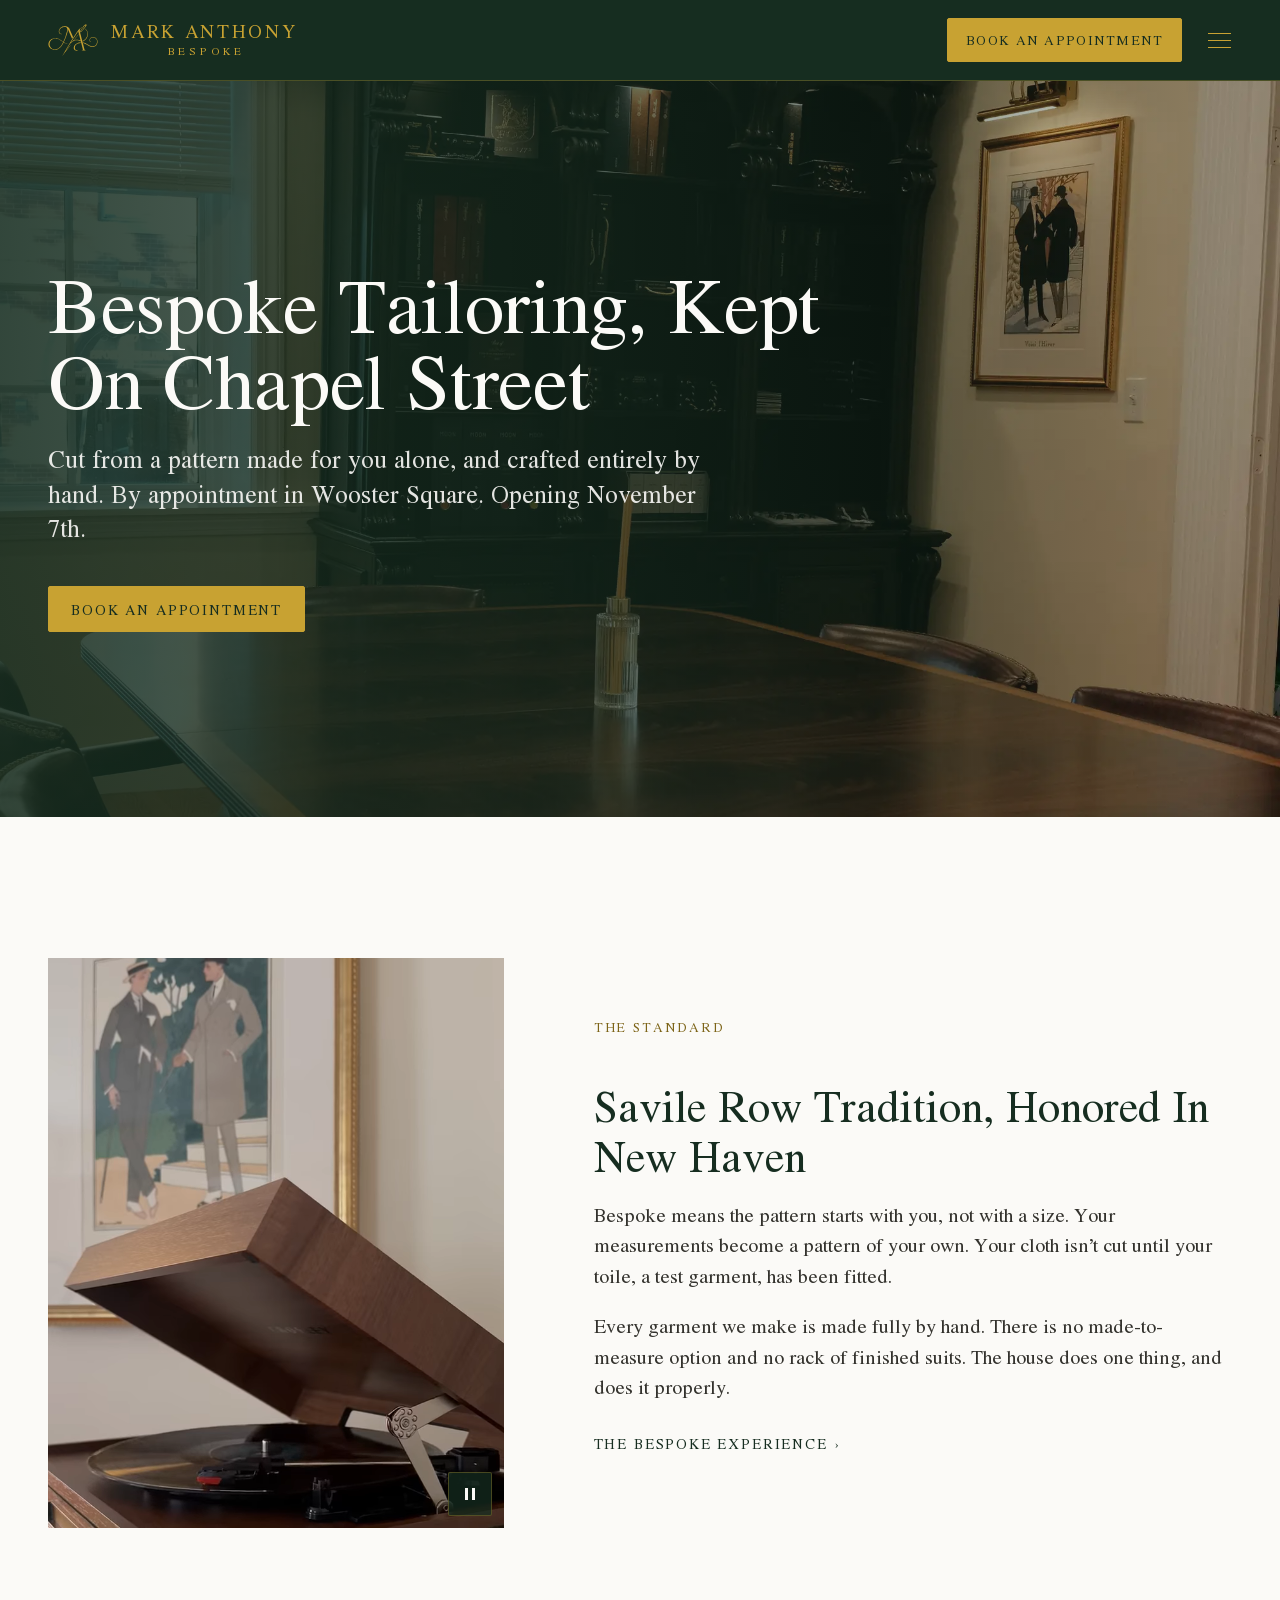
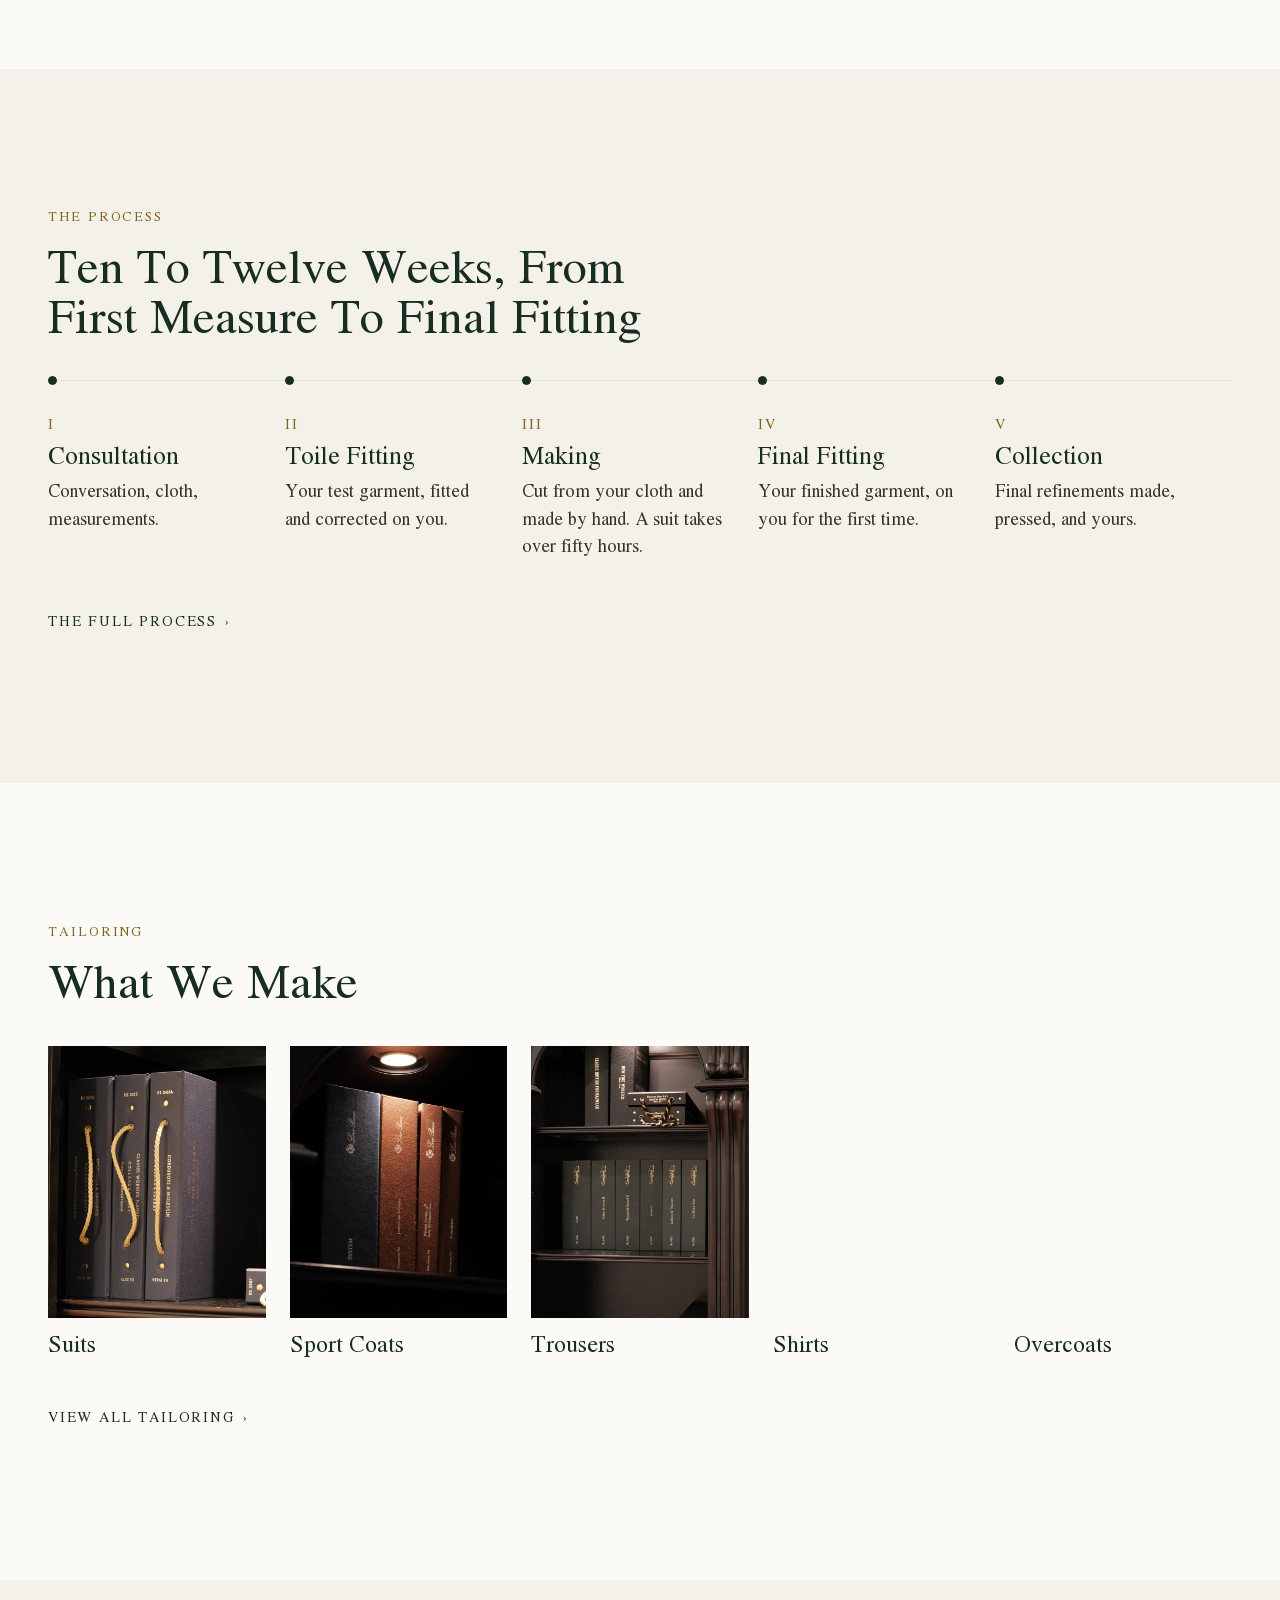
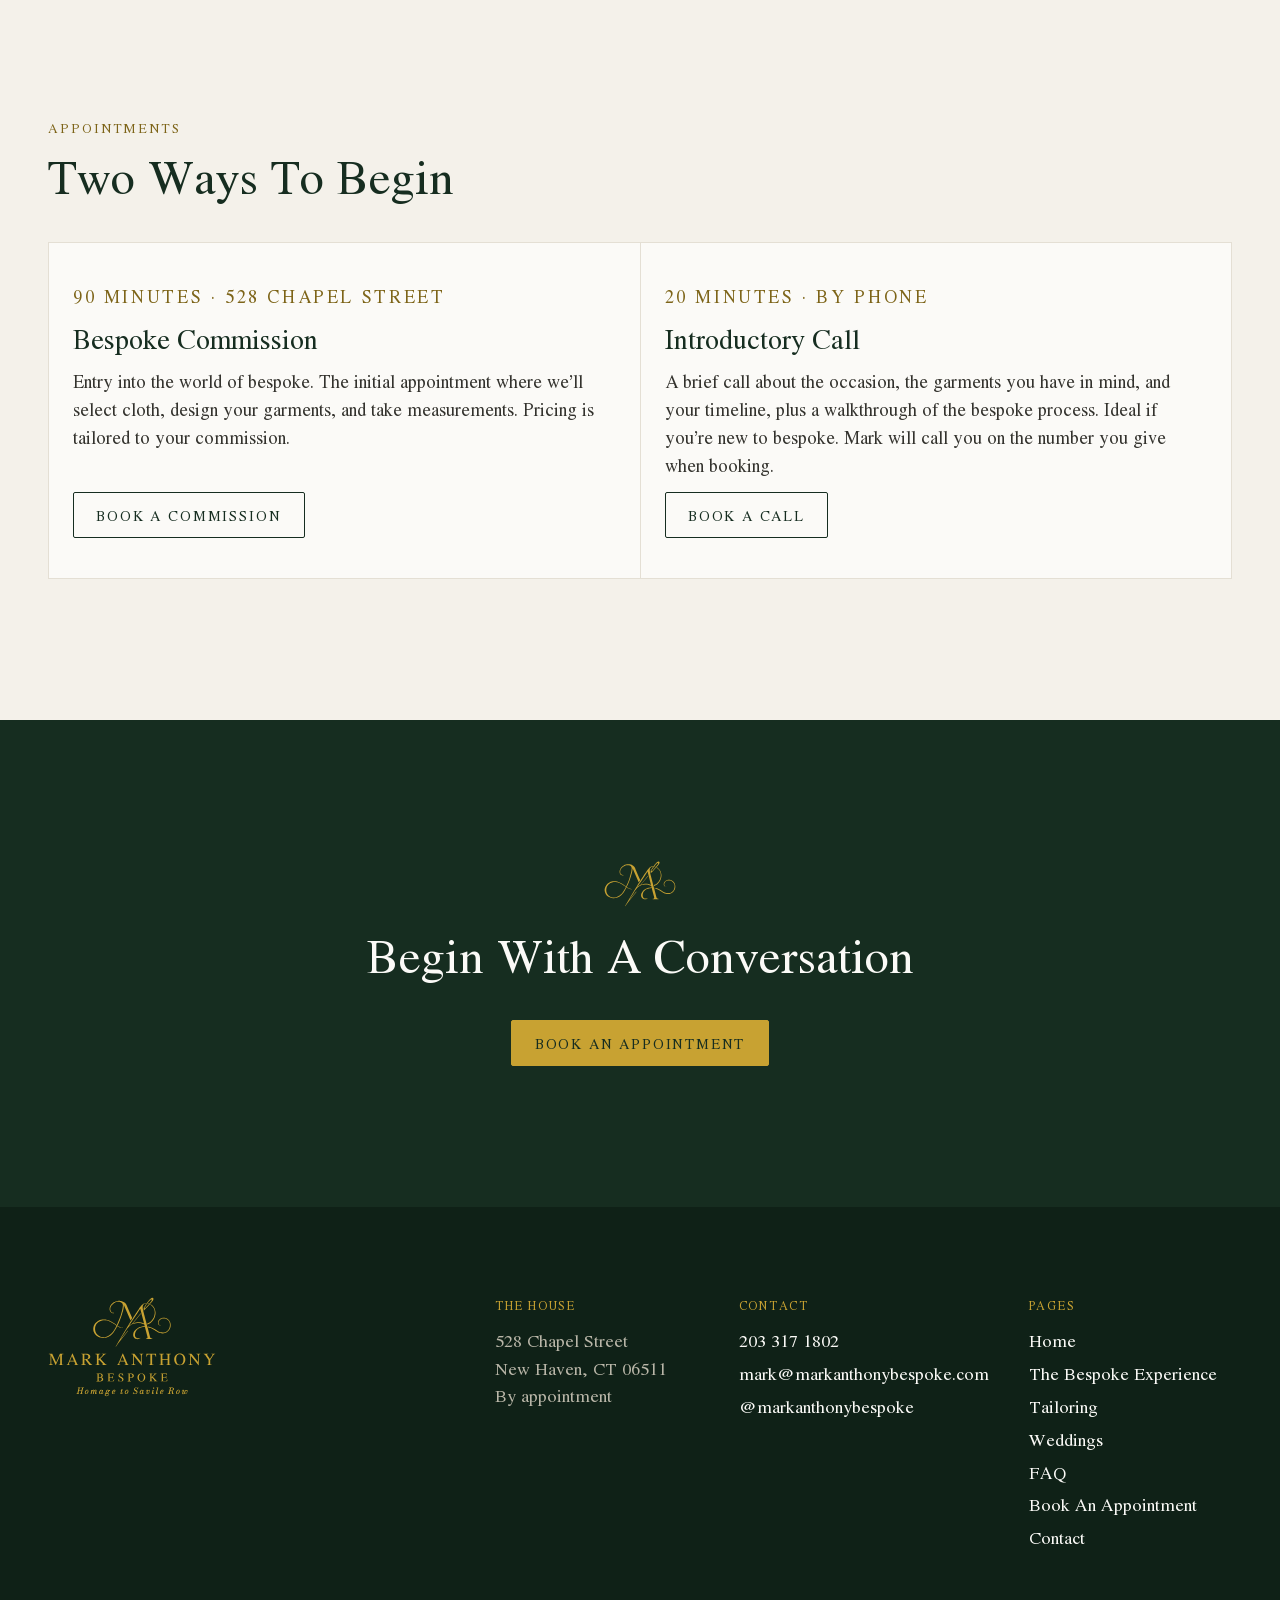
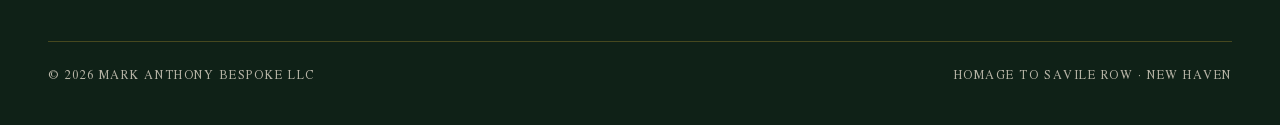
<file: index.html>
<!doctype html>
<html lang="en">
<head>
<meta charset="utf-8">
<meta name="viewport" content="width=device-width, initial-scale=1">
<title>Mark Anthony Bespoke | Bespoke tailoring in New Haven</title>
<meta name="description" content="Bespoke tailoring, crafted entirely by hand. By appointment at 528 Chapel Street, New Haven. Opening November 7th, 2026.">
<meta name="theme-color" content="#162d20">
<meta property="og:title" content="Mark Anthony Bespoke | Bespoke tailoring in New Haven">
<meta property="og:description" content="Bespoke tailoring, crafted entirely by hand. By appointment at 528 Chapel Street, New Haven. Opening November 7th, 2026.">
<meta property="og:type" content="website">
<link rel="icon" href="assets/img/favicon.svg" type="image/svg+xml">
<link rel="preload" href="assets/fonts/jomolhari-latin.woff2" as="font" type="font/woff2" crossorigin>
<link rel="stylesheet" href="assets/css/site.css">
<script src="assets/js/site.js" defer></script>
</head>
<body>
<a class="skip" href="#main">Skip to content</a>
<header class="site-header" data-review="S-01">
  <div class="wrap site-header__inner">
    <a class="brand" href="./" aria-current="page">
      <img src="assets/img/monogram.svg" alt="" width="50" height="32">
      <span class="brand__word" aria-hidden="true"><span class="brand__name">Mark Anthony</span><span class="brand__sub">Bespoke</span></span>
      <span class="visually-hidden">Mark Anthony Bespoke, home</span>
    </a>
    <a class="btn header-book" href="book/">Book an appointment</a>
    <button class="menu-toggle" type="button" aria-expanded="false" aria-controls="menu" aria-label="Open menu"><span></span></button>
  </div>
  <nav class="menu" id="menu" aria-label="Main" hidden>
    <div class="wrap">
      <ul class="menu__links"><li><a href="./" aria-current="page">Home</a></li><li><a href="bespoke-experience/">The Bespoke Experience</a></li><li><a href="tailoring/">Tailoring</a></li><li><a href="weddings/">Weddings</a></li><li><a href="book/">Book An Appointment</a></li><li><a href="contact/">Contact</a></li></ul>
    </div>
  </nav>
</header>
<main id="main">

<section class="hero" aria-labelledby="h1" data-review="H-01">
  <div class="hero__media">
    <img src="assets/img/hero-fitting-room.webp" srcset="assets/img/hero-fitting-room-1000.webp 1000w, assets/img/hero-fitting-room.webp 2000w" sizes="100vw" width="2000" height="1333" alt="The fitting room at 528 Chapel Street: a mahogany table, leather chairs and the cabinet of cloth books" fetchpriority="high">
  </div>
  <div class="wrap hero__inner">
    <h1 id="h1">Bespoke Tailoring, Kept On Chapel Street</h1>
    <p class="lede">Cut from a pattern made for you alone, and crafted entirely by hand. By appointment in Wooster Square. Opening November 7th.</p>
    <div class="btn-row"><a class="btn" href="book/">Book an appointment</a></div>
  </div>
</section>

<section class="section" aria-labelledby="h-standard" data-review="H-02">
  <div class="wrap split split--media">
    <div class="reveal">
      <figure class="loop" data-loop>
        <!-- VIDEO: 8.8s silent loop shot in the shop (IMG_2028). Poster shows without JS or with reduced motion. -->
        <video muted loop playsinline preload="none" poster="assets/img/vinyl-poster.webp" width="720" height="900" aria-hidden="true">
          <source data-src="assets/video/vinyl.webm" type="video/webm">
          <source data-src="assets/video/vinyl.mp4" type="video/mp4">
        </video>
        <button class="loop__toggle" type="button" aria-label="Pause the background video" hidden><span aria-hidden="true"></span></button>
      </figure>
    </div>
    <div class="prose reveal">
      <span class="eyebrow">The Standard</span>
      <h2 id="h-standard" class="statement">Savile Row Tradition, Honored In New Haven</h2>
      <p>Bespoke means the pattern starts with you, not with a size. Your measurements become a pattern of your own. Your cloth isn&rsquo;t cut until your toile, a test garment, has been fitted.</p>
      <p>Every garment we make is made fully by hand. There is no made-to-measure option and no rack of finished suits. The house does one thing, and does it properly.</p>
      <p><a class="link" href="bespoke-experience/">The Bespoke Experience</a></p>
    </div>
  </div>
</section>

<section class="section on-paper2" aria-labelledby="h-process" data-review="H-03">
  <div class="wrap">
    <div class="section-head reveal">
      <span class="eyebrow">The Process</span>
      <h2 id="h-process">Ten To Twelve Weeks, From First Measure To Final Fitting</h2>
    </div>
    <ol class="steps steps--row reveal"><li class="step"><p class="step__num">I</p><h3 class="step__title">Consultation</h3><p class="step__body">Conversation, cloth, measurements.</p></li><li class="step"><p class="step__num">II</p><h3 class="step__title">Toile Fitting</h3><p class="step__body">Your test garment, fitted and corrected on you.</p></li><li class="step"><p class="step__num">III</p><h3 class="step__title">Making</h3><p class="step__body">Cut from your cloth and made by hand. A suit takes over fifty hours.</p></li><li class="step"><p class="step__num">IV</p><h3 class="step__title">Final Fitting</h3><p class="step__body">Your finished garment, on you for the first time.</p></li><li class="step"><p class="step__num">V</p><h3 class="step__title">Collection</h3><p class="step__body">Final refinements made, pressed, and yours.</p></li></ol>
    <p style="margin-top:var(--space-4)"><a class="link" href="bespoke-experience/#process">The full process</a></p>
  </div>
</section>

<section class="section" aria-labelledby="h-make" data-review="H-04">
  <div class="wrap">
    <div class="section-head reveal">
      <span class="eyebrow">Tailoring</span>
      <h2 id="h-make">What We Make</h2>
    </div>
    <div class="cards cards--5 cards--tiles"><article class="card reveal"><div class="ratio ratio--4x5"><img src="assets/img/cloth-holland-sherry.webp" width="800" height="1000" alt="Holland & Sherry cloth books on the shelf at 528 Chapel Street" loading="lazy" decoding="async"></div><h3>Suits</h3></article><article class="card reveal"><div class="ratio ratio--4x5"><img src="assets/img/cloth-loro-piana.webp" width="800" height="1000" alt="Loro Piana cloth books under a downlight" loading="lazy" decoding="async"></div><h3>Sport Coats</h3></article><article class="card reveal"><div class="ratio ratio--4x5"><img src="assets/img/cloth-dugdale-cabinet.webp" width="800" height="1000" alt="Dugdale cloth bunches in the fitting room cabinet" loading="lazy" decoding="async"></div><h3>Trousers</h3></article><article class="card reveal"><div class="ratio ratio--4x5"><img src="assets/img/cloth-fox-since-1772.webp" width="800" height="1000" alt="Fox Brothers cloth book, Since 1772" loading="lazy" decoding="async"></div><h3>Shirts</h3></article><article class="card reveal"><div class="ratio ratio--4x5"><img src="assets/img/cloth-fox-flannel.webp" width="800" height="1000" alt="Fox Brothers flannel bunches" loading="lazy" decoding="async"></div><h3>Overcoats</h3></article></div>
    <p style="margin-top:var(--space-4)" class="reveal"><a class="link" href="tailoring/">View all tailoring</a></p>
  </div>
</section>

<section class="section on-paper2" aria-labelledby="h-appts" data-review="H-05">
  <div class="wrap">
    <div class="section-head reveal">
      <span class="eyebrow">Appointments</span>
      <h2 id="h-appts">Two Ways To Begin</h2>
    </div>
    <div class="appts"><article class="appt reveal"><p class="appt__dur">90 minutes &middot; 528 Chapel Street</p><h3>Bespoke Commission</h3><p>Entry into the world of bespoke. The initial appointment where we&rsquo;ll select cloth, design your garments, and take measurements. Pricing is tailored to your commission.</p><a class="btn btn--ghost" href="book/#commission">Book a commission</a></article><article class="appt reveal"><p class="appt__dur">20 minutes &middot; By phone</p><h3>Introductory Call</h3><p>A brief call about the occasion, the garments you have in mind, and your timeline, plus a walkthrough of the bespoke process. Ideal if you&rsquo;re new to bespoke. Mark will call you on the number you give when booking.</p><a class="btn btn--ghost" href="book/#call">Book a call</a></article></div>
  </div>
</section>

</main>

<section class="closing on-ink" aria-labelledby="closing-h" data-review="S-03">
  <div class="wrap">
    <img src="assets/img/monogram.svg" alt="" width="72" height="46">
    <h2 id="closing-h">Begin With A Conversation</h2>
    <div class="btn-row"><a class="btn" href="book/">Book an appointment</a></div>
  </div>
</section>

<footer class="site-footer" data-review="S-02">
  <div class="wrap">
    <div class="footer-grid">
      <div><img class="footer-logo" src="assets/img/logo-full.svg" alt="Mark Anthony Bespoke, Homage to Savile Row" width="168" height="100"></div>
      <div>
        <p class="footer-h">The house</p>
        <address>528 Chapel Street<br>New Haven, CT 06511</address>
        <p>By appointment</p>
      </div>
      <div>
        <p class="footer-h">Contact</p>
        <ul>
          <li><a href="tel:+12033171802">203 317 1802</a></li>
          <li><a href="mailto:mark@markanthonybespoke.com">mark@markanthonybespoke.com</a></li>
          <li><a href="https://www.instagram.com/markanthonybespoke/" rel="noopener" target="_blank">@markanthonybespoke</a></li>
        </ul>
      </div>
      <div>
        <p class="footer-h">Pages</p>
        <ul><li><a href="./">Home</a></li><li><a href="bespoke-experience/">The Bespoke Experience</a></li><li><a href="tailoring/">Tailoring</a></li><li><a href="weddings/">Weddings</a></li><li><a href="faq/">FAQ</a></li><li><a href="book/">Book An Appointment</a></li><li><a href="contact/">Contact</a></li></ul>
      </div>
    </div>
    <div class="footer-base"><span>&copy; 2026 Mark Anthony Bespoke LLC</span><span>Homage to Savile Row &middot; New Haven</span></div>
  </div>
</footer>
</body>
</html>
</file>
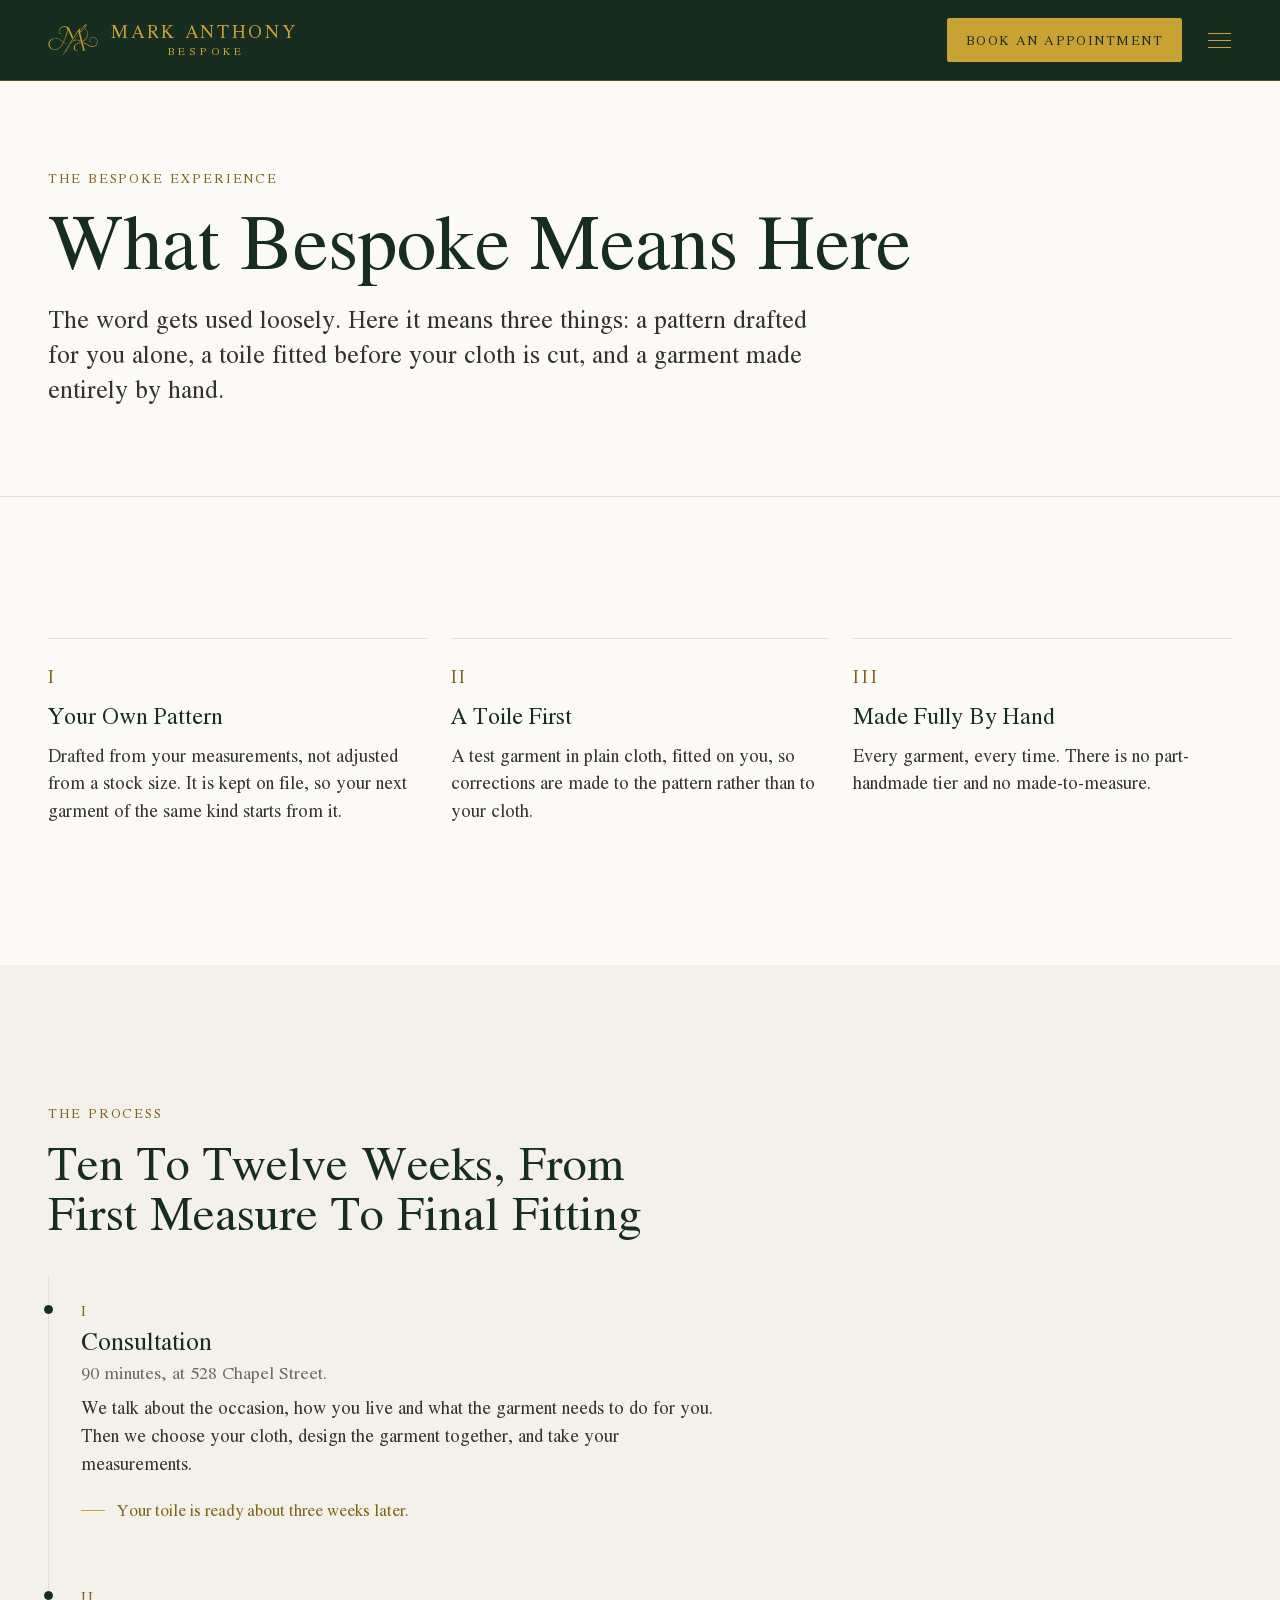
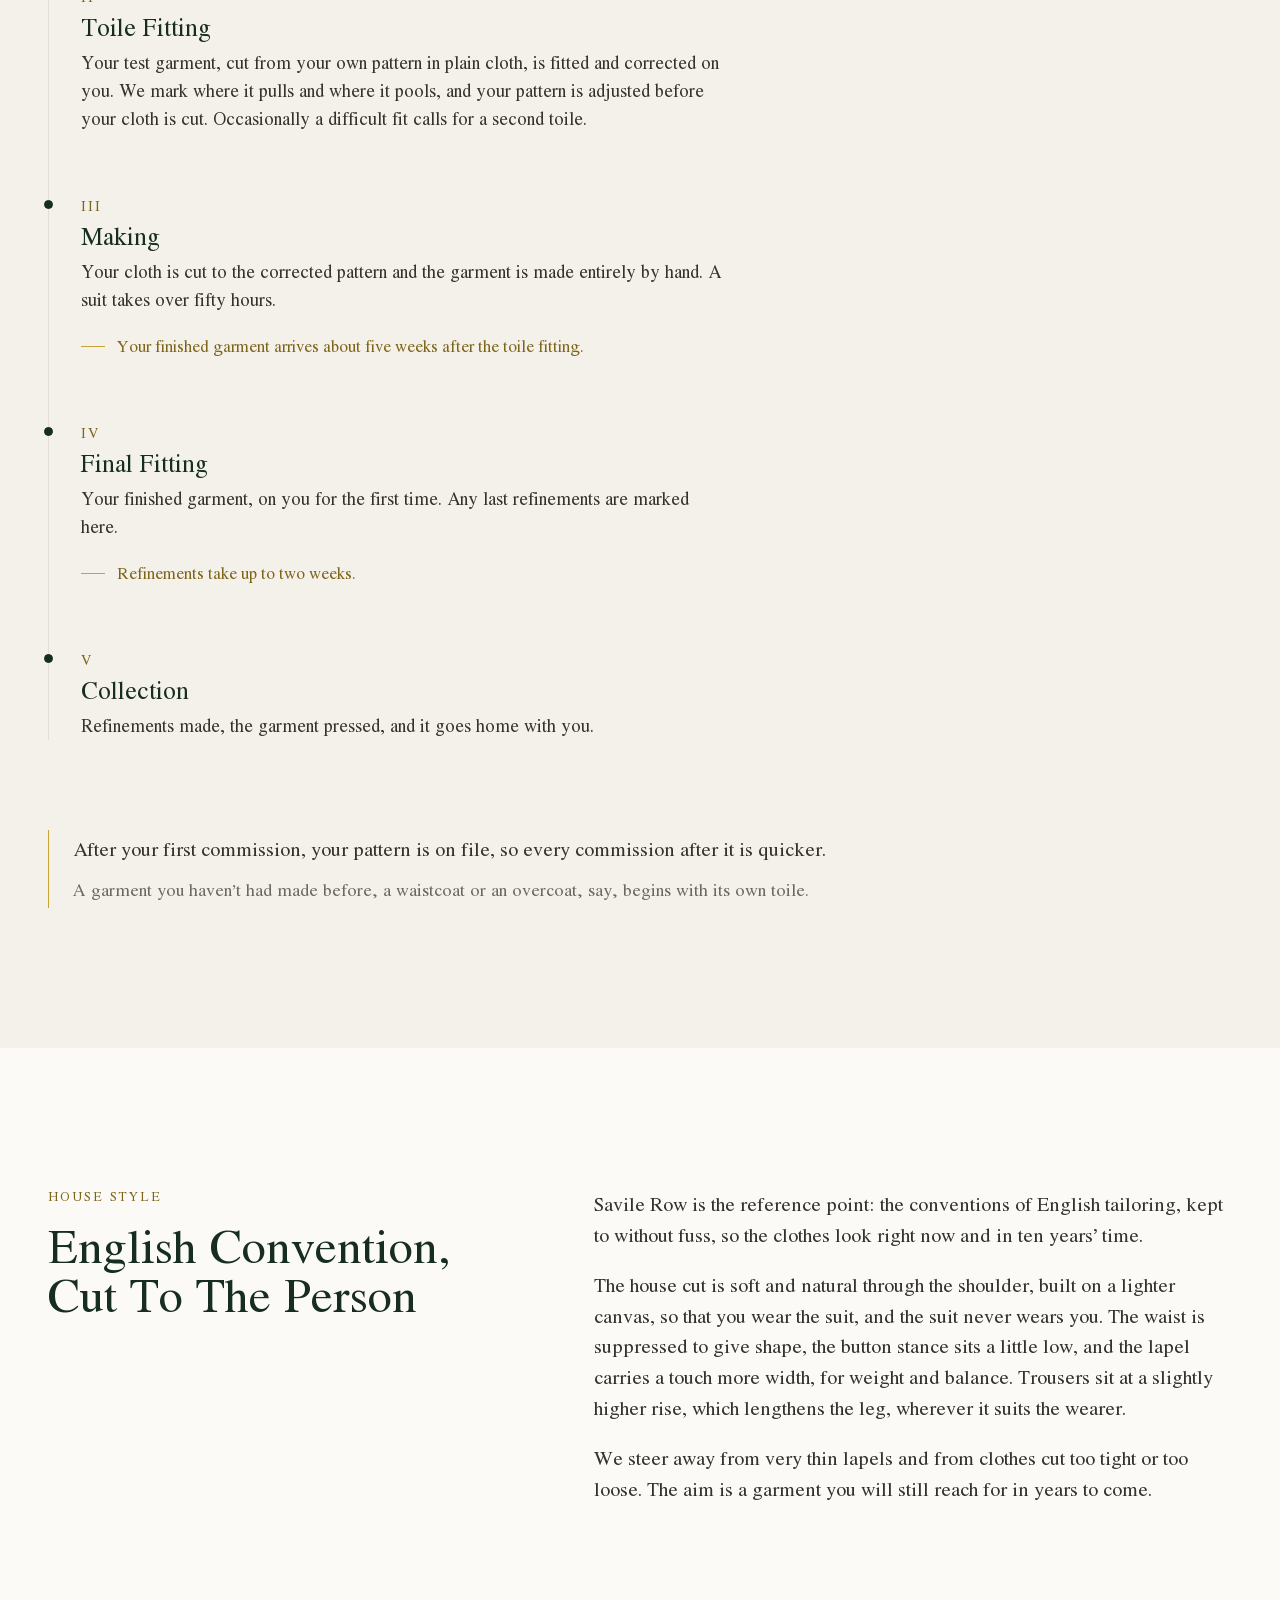
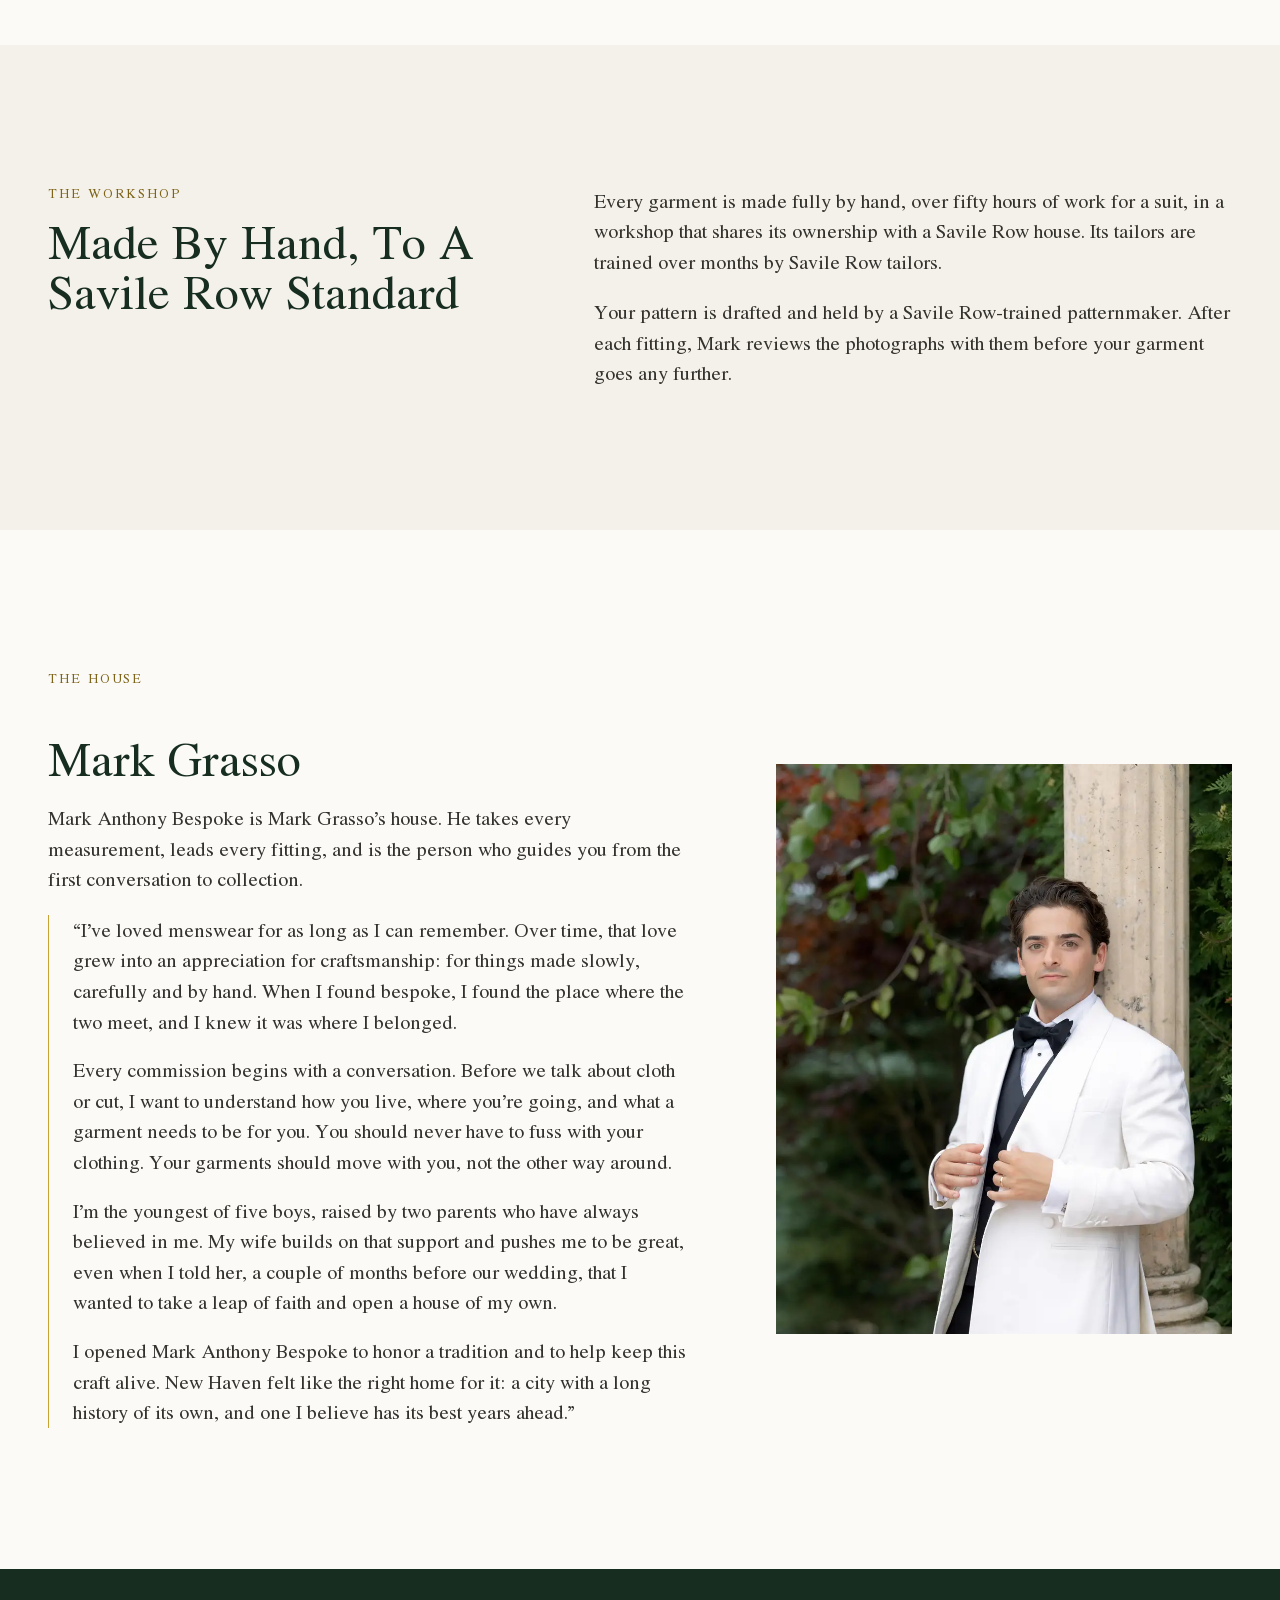
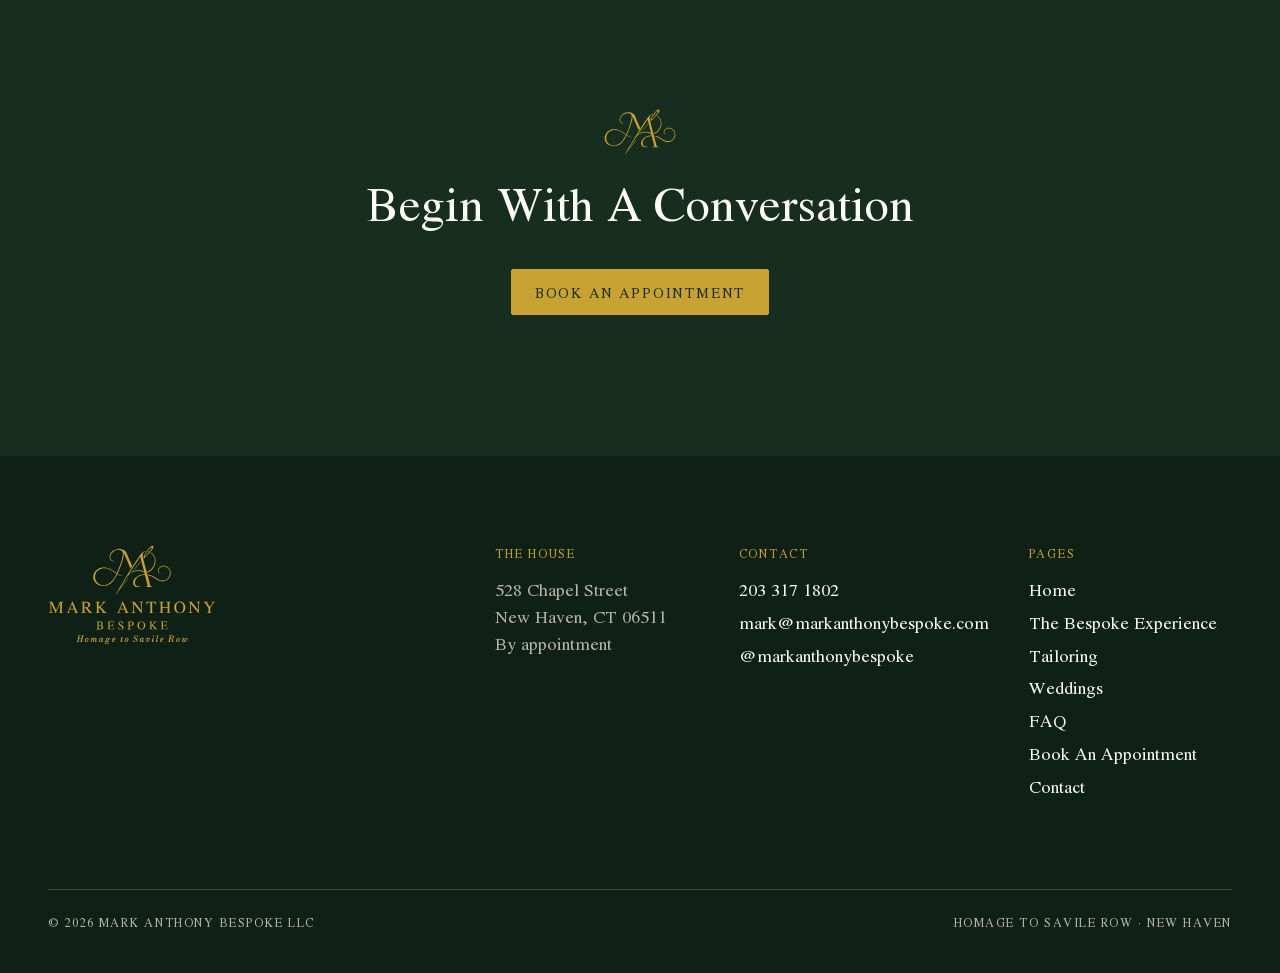
<file: bespoke-experience/index.html>
<!doctype html>
<html lang="en">
<head>
<meta charset="utf-8">
<meta name="viewport" content="width=device-width, initial-scale=1">
<title>The Bespoke Experience | Mark Anthony Bespoke</title>
<meta name="description" content="What bespoke means at Mark Anthony Bespoke: your own pattern, a toile fitting, and a garment made fully by hand. A minimum of three fittings over ten to twelve weeks.">
<meta name="theme-color" content="#162d20">
<meta property="og:title" content="The Bespoke Experience | Mark Anthony Bespoke">
<meta property="og:description" content="What bespoke means at Mark Anthony Bespoke: your own pattern, a toile fitting, and a garment made fully by hand. A minimum of three fittings over ten to twelve weeks.">
<meta property="og:type" content="website">
<link rel="icon" href="../assets/img/favicon.svg" type="image/svg+xml">
<link rel="preload" href="../assets/fonts/jomolhari-latin.woff2" as="font" type="font/woff2" crossorigin>
<link rel="stylesheet" href="../assets/css/site.css">
<script src="../assets/js/site.js" defer></script>
</head>
<body>
<a class="skip" href="#main">Skip to content</a>
<header class="site-header" data-review="S-01">
  <div class="wrap site-header__inner">
    <a class="brand" href="../">
      <img src="../assets/img/monogram.svg" alt="" width="50" height="32">
      <span class="brand__word" aria-hidden="true"><span class="brand__name">Mark Anthony</span><span class="brand__sub">Bespoke</span></span>
      <span class="visually-hidden">Mark Anthony Bespoke, home</span>
    </a>
    <a class="btn header-book" href="../book/">Book an appointment</a>
    <button class="menu-toggle" type="button" aria-expanded="false" aria-controls="menu" aria-label="Open menu"><span></span></button>
  </div>
  <nav class="menu" id="menu" aria-label="Main" hidden>
    <div class="wrap">
      <ul class="menu__links"><li><a href="../">Home</a></li><li><a href="../bespoke-experience/" aria-current="page">The Bespoke Experience</a></li><li><a href="../tailoring/">Tailoring</a></li><li><a href="../weddings/">Weddings</a></li><li><a href="../book/">Book An Appointment</a></li><li><a href="../contact/">Contact</a></li></ul>
    </div>
  </nav>
</header>
<main id="main">
<header class="page-head" data-review="E-01">
  <div class="wrap">
    <span class="eyebrow">The Bespoke Experience</span>
    <h1>What Bespoke Means Here</h1>
    <p class="lede">The word gets used loosely. Here it means three things: a pattern drafted for you alone, a toile fitted before your cloth is cut, and a garment made entirely by hand.</p>
  </div>
</header>

<section class="section" aria-labelledby="h-three" data-review="E-02">
  <div class="wrap">
    <h2 id="h-three" class="visually-hidden">Three Things That Make It Bespoke</h2>
    <div class="cards cards--3">
      <article class="card card--rule reveal"><p class="card__meta">I</p><h3>Your Own Pattern</h3><p>Drafted from your measurements, not adjusted from a stock size. It is kept on file, so your next garment of the same kind starts from it.</p></article>
      <article class="card card--rule reveal"><p class="card__meta">II</p><h3>A Toile First</h3><p>A test garment in plain cloth, fitted on you, so corrections are made to the pattern rather than to your cloth.</p></article>
      <article class="card card--rule reveal"><p class="card__meta">III</p><h3>Made Fully By Hand</h3><p>Every garment, every time. There is no part-handmade tier and no made-to-measure.</p></article>
    </div>
  </div>
</section>

<section class="section on-paper2" id="process" aria-labelledby="h-process" data-review="E-03">
  <div class="wrap">
    <div class="section-head reveal">
      <span class="eyebrow">The Process</span>
      <h2 id="h-process">Ten To Twelve Weeks, From First Measure To Final Fitting</h2>
    </div>
    <ol class="steps steps--full"><li class="step reveal"><p class="step__num">I</p><h3 class="step__title">Consultation</h3><p class="muted small" style="margin-top:.25rem">90 minutes, at 528 Chapel Street.</p><p class="step__body">We talk about the occasion, how you live and what the garment needs to do for you. Then we choose your cloth, design the garment together, and take your measurements.</p><p class="step__gap">Your toile is ready about three weeks later.</p></li><li class="step reveal"><p class="step__num">II</p><h3 class="step__title">Toile Fitting</h3><p class="step__body">Your test garment, cut from your own pattern in plain cloth, is fitted and corrected on you. We mark where it pulls and where it pools, and your pattern is adjusted before your cloth is cut. Occasionally a difficult fit calls for a second toile.</p></li><li class="step reveal"><p class="step__num">III</p><h3 class="step__title">Making</h3><p class="step__body">Your cloth is cut to the corrected pattern and the garment is made entirely by hand. A suit takes over fifty hours.</p><p class="step__gap">Your finished garment arrives about five weeks after the toile fitting.</p></li><li class="step reveal"><p class="step__num">IV</p><h3 class="step__title">Final Fitting</h3><p class="step__body">Your finished garment, on you for the first time. Any last refinements are marked here.</p><p class="step__gap">Refinements take up to two weeks.</p></li><li class="step reveal"><p class="step__num">V</p><h3 class="step__title">Collection</h3><p class="step__body">Refinements made, the garment pressed, and it goes home with you.</p></li></ol>
    <div class="callout reveal" style="margin-top:var(--space-5)" data-review="E-04">
      <p>After your first commission, your pattern is on file, so every commission after it is quicker.</p>
      <p class="small muted">A garment you haven&rsquo;t had made before, a waistcoat or an overcoat, say, begins with its own toile.</p>
    </div>
  </div>
</section>

<section class="section" aria-labelledby="h-style" data-review="E-05">
  <div class="wrap split">
    <div class="reveal">
      <span class="eyebrow">House style</span>
      <h2 id="h-style">English Convention, Cut To The Person</h2>
    </div>
    <div class="prose reveal">
      <p>Savile Row is the reference point: the conventions of English tailoring, kept to without fuss, so the clothes look right now and in ten years&rsquo; time.</p>
      <p>The house cut is soft and natural through the shoulder, built on a lighter canvas, so that you wear the suit, and the suit never wears you. The waist is suppressed to give shape, the button stance sits a little low, and the lapel carries a touch more width, for weight and balance. Trousers sit at a slightly higher rise, which lengthens the leg, wherever it suits the wearer.</p>
      <p>We steer away from very thin lapels and from clothes cut too tight or too loose. The aim is a garment you will still reach for in years to come.</p>
    </div>
  </div>
</section>

<section class="section on-paper2" aria-labelledby="h-workshop" data-review="E-06">
  <div class="wrap split">
    <div class="reveal">
      <span class="eyebrow">The workshop</span>
      <h2 id="h-workshop">Made By Hand, To A Savile Row Standard</h2>
    </div>
    <div class="prose reveal">
      <p>Every garment is made fully by hand, over fifty hours of work for a suit, in a workshop that shares its ownership with a Savile Row house. Its tailors are trained over months by Savile Row tailors.</p>
      <p>Your pattern is drafted and held by a Savile Row-trained patternmaker. After each fitting, Mark reviews the photographs with them before your garment goes any further.</p>
    </div>
  </div>
</section>

<section class="section" aria-labelledby="h-mark" data-review="E-07">
  <div class="wrap split split--rev">
    <figure class="reveal portrait"><div class="ratio ratio--4x5"><img src="../assets/img/mark-grasso.webp" width="900" height="1125" alt="Mark Grasso in a white dinner jacket and black tie" loading="lazy" decoding="async"></div></figure>
    <div class="prose reveal">
      <span class="eyebrow">The house</span>
      <h2 id="h-mark">Mark Grasso</h2>
      <p>Mark Anthony Bespoke is Mark Grasso&rsquo;s house. He takes every measurement, leads every fitting, and is the person who guides you from the first conversation to collection.</p>
      <div class="quote">
        <p>&ldquo;I&rsquo;ve loved menswear for as long as I can remember. Over time, that love grew into an appreciation for craftsmanship: for things made slowly, carefully and by hand. When I found bespoke, I found the place where the two meet, and I knew it was where I belonged.</p>
        <p>Every commission begins with a conversation. Before we talk about cloth or cut, I want to understand how you live, where you&rsquo;re going, and what a garment needs to be for you. You should never have to fuss with your clothing. Your garments should move with you, not the other way around.</p>
        <p>I&rsquo;m the youngest of five boys, raised by two parents who have always believed in me. My wife builds on that support and pushes me to be great, even when I told her, a couple of months before our wedding, that I wanted to take a leap of faith and open a house of my own.</p>
        <p>I opened Mark Anthony Bespoke to honor a tradition and to help keep this craft alive. New Haven felt like the right home for it: a city with a long history of its own, and one I believe has its best years ahead.&rdquo;</p>
      </div>
    </div>
  </div>
</section>
</main>

<section class="closing on-ink" aria-labelledby="closing-h" data-review="S-03">
  <div class="wrap">
    <img src="../assets/img/monogram.svg" alt="" width="72" height="46">
    <h2 id="closing-h">Begin With A Conversation</h2>
    <div class="btn-row"><a class="btn" href="../book/">Book an appointment</a></div>
  </div>
</section>

<footer class="site-footer" data-review="S-02">
  <div class="wrap">
    <div class="footer-grid">
      <div><img class="footer-logo" src="../assets/img/logo-full.svg" alt="Mark Anthony Bespoke, Homage to Savile Row" width="168" height="100"></div>
      <div>
        <p class="footer-h">The house</p>
        <address>528 Chapel Street<br>New Haven, CT 06511</address>
        <p>By appointment</p>
      </div>
      <div>
        <p class="footer-h">Contact</p>
        <ul>
          <li><a href="tel:+12033171802">203 317 1802</a></li>
          <li><a href="mailto:mark@markanthonybespoke.com">mark@markanthonybespoke.com</a></li>
          <li><a href="https://www.instagram.com/markanthonybespoke/" rel="noopener" target="_blank">@markanthonybespoke</a></li>
        </ul>
      </div>
      <div>
        <p class="footer-h">Pages</p>
        <ul><li><a href="../">Home</a></li><li><a href="../bespoke-experience/">The Bespoke Experience</a></li><li><a href="../tailoring/">Tailoring</a></li><li><a href="../weddings/">Weddings</a></li><li><a href="../faq/">FAQ</a></li><li><a href="../book/">Book An Appointment</a></li><li><a href="../contact/">Contact</a></li></ul>
      </div>
    </div>
    <div class="footer-base"><span>&copy; 2026 Mark Anthony Bespoke LLC</span><span>Homage to Savile Row &middot; New Haven</span></div>
  </div>
</footer>
</body>
</html>
</file>
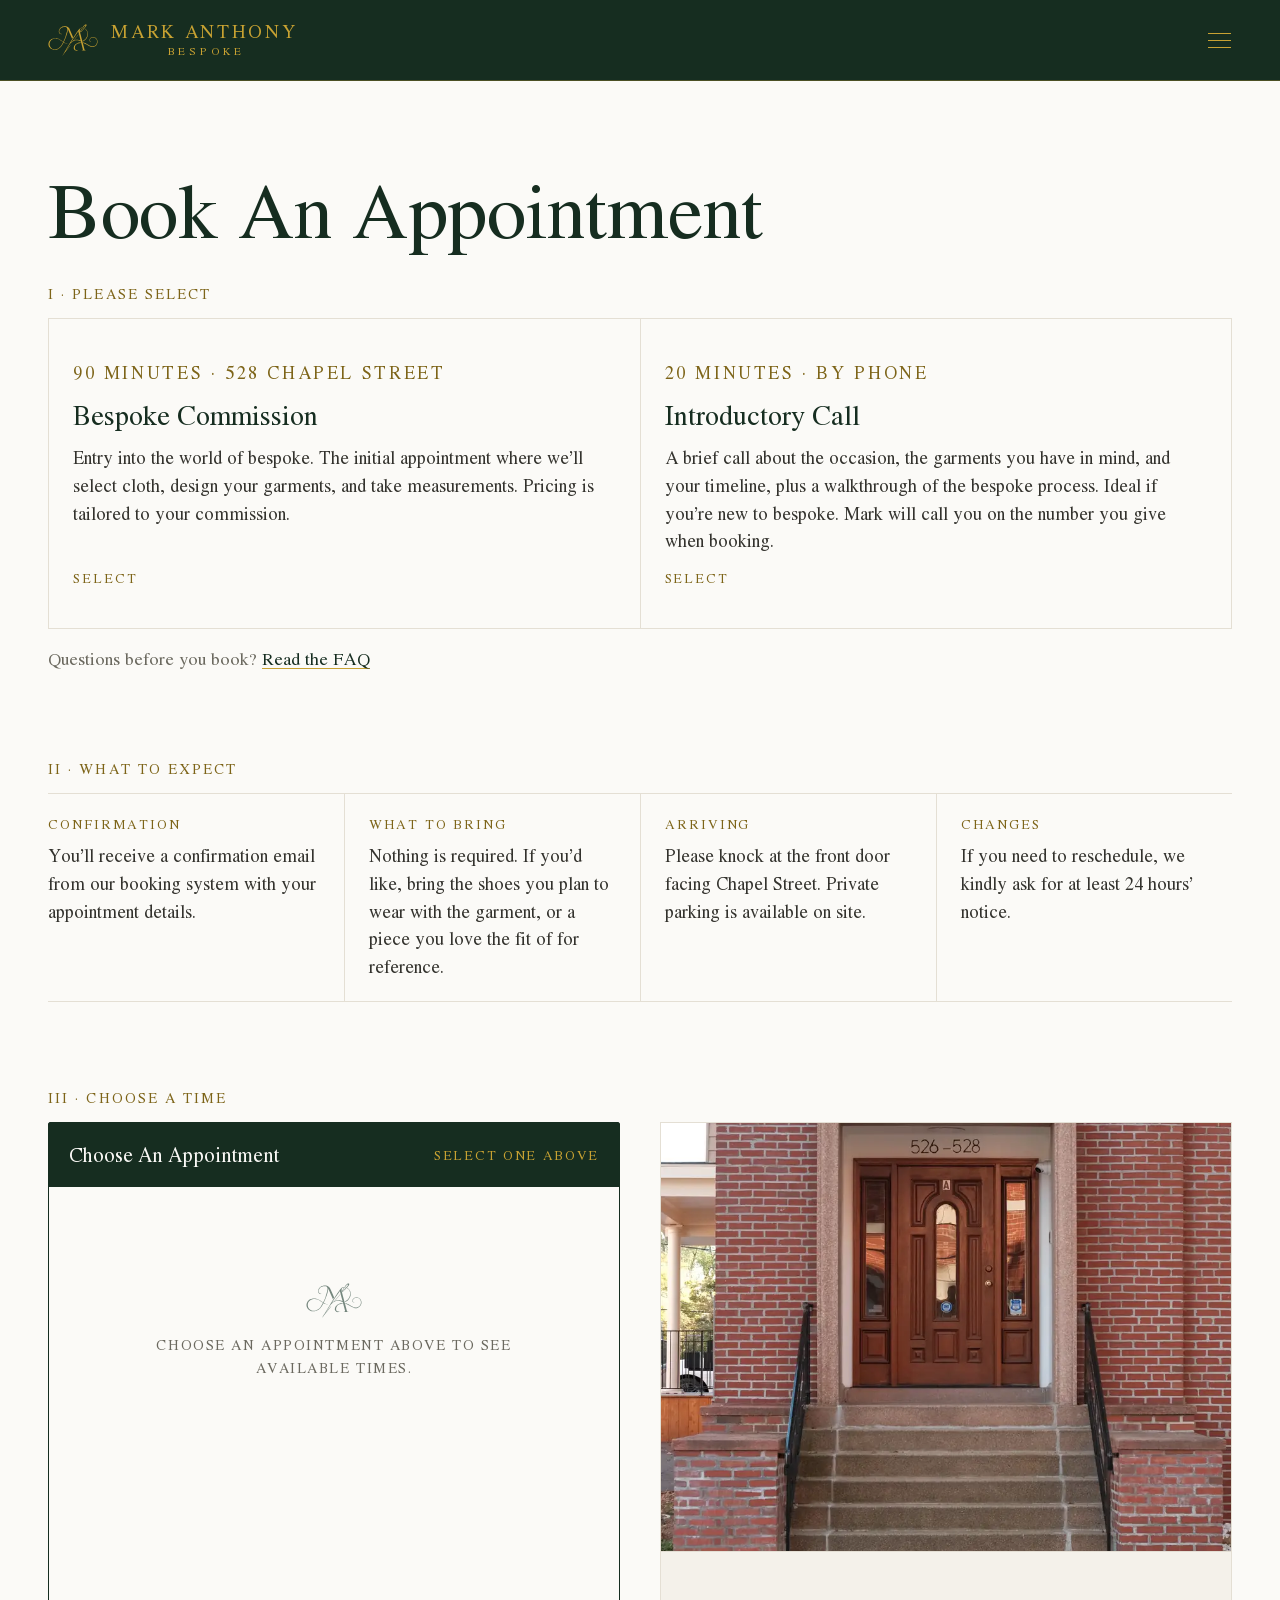
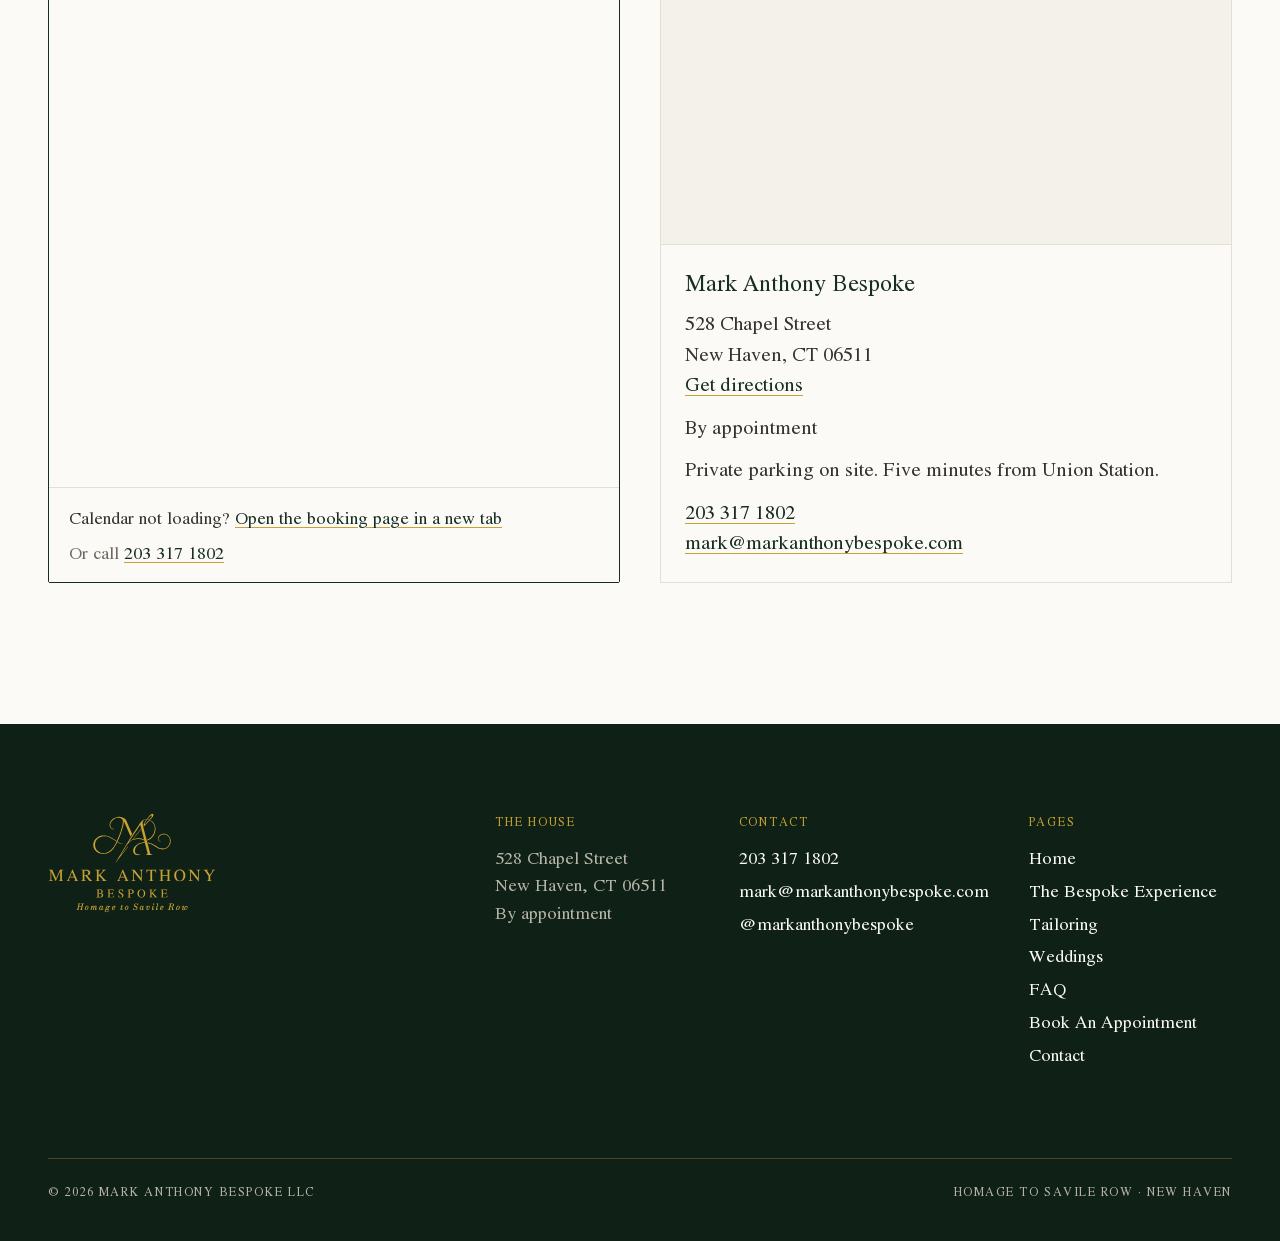
<file: book/index.html>
<!doctype html>
<html lang="en">
<head>
<meta charset="utf-8">
<meta name="viewport" content="width=device-width, initial-scale=1">
<title>Book an appointment | Mark Anthony Bespoke</title>
<meta name="description" content="Book a Bespoke Commission or an Introductory Call with Mark Anthony Bespoke, 528 Chapel Street, New Haven.">
<meta name="theme-color" content="#162d20">
<meta property="og:title" content="Book an appointment | Mark Anthony Bespoke">
<meta property="og:description" content="Book a Bespoke Commission or an Introductory Call with Mark Anthony Bespoke, 528 Chapel Street, New Haven.">
<meta property="og:type" content="website">
<link rel="icon" href="../assets/img/favicon.svg" type="image/svg+xml">
<link rel="preload" href="../assets/fonts/jomolhari-latin.woff2" as="font" type="font/woff2" crossorigin>
<link rel="stylesheet" href="../assets/css/site.css">
<script src="../assets/js/site.js" defer></script>
</head>
<body>
<a class="skip" href="#main">Skip to content</a>
<header class="site-header" data-review="S-01">
  <div class="wrap site-header__inner">
    <a class="brand" href="../">
      <img src="../assets/img/monogram.svg" alt="" width="50" height="32">
      <span class="brand__word" aria-hidden="true"><span class="brand__name">Mark Anthony</span><span class="brand__sub">Bespoke</span></span>
      <span class="visually-hidden">Mark Anthony Bespoke, home</span>
    </a>
    
    <button class="menu-toggle" type="button" aria-expanded="false" aria-controls="menu" aria-label="Open menu"><span></span></button>
  </div>
  <nav class="menu" id="menu" aria-label="Main" hidden>
    <div class="wrap">
      <ul class="menu__links"><li><a href="../">Home</a></li><li><a href="../bespoke-experience/">The Bespoke Experience</a></li><li><a href="../tailoring/">Tailoring</a></li><li><a href="../weddings/">Weddings</a></li><li><a href="../book/" aria-current="page">Book An Appointment</a></li><li><a href="../contact/">Contact</a></li></ul>
    </div>
  </nav>
</header>
<main id="main">
<header class="book-hero" data-review="B-01">
  <div class="wrap"><h1>Book An Appointment</h1></div>
</header>

<section aria-labelledby="h-select" style="padding-bottom:var(--space-6)">
  <div class="wrap">
    <div data-review="B-02">
      <h2 id="h-select" class="step-h">I &middot; Please Select</h2>
      <nav class="appts" aria-label="Appointment type"><a class="appt" id="commission" href="#commission" data-appt="commission" aria-current="false">
  <p class="appt__dur">90 minutes &middot; 528 Chapel Street</p><h3>Bespoke Commission</h3><p>Entry into the world of bespoke. The initial appointment where we&rsquo;ll select cloth, design your garments, and take measurements. Pricing is tailored to your commission.</p><span class="appt__check">Select</span>
</a><a class="appt" id="call" href="#call" data-appt="call" aria-current="false">
  <p class="appt__dur">20 minutes &middot; By phone</p><h3>Introductory Call</h3><p>A brief call about the occasion, the garments you have in mind, and your timeline, plus a walkthrough of the bespoke process. Ideal if you&rsquo;re new to bespoke. Mark will call you on the number you give when booking.</p><span class="appt__check">Select</span>
</a></nav>
      <p class="small muted" style="margin-top:var(--space-2)">Questions before you book? <a class="text-link" href="../faq/">Read the FAQ</a></p>
    </div>

    <div data-review="B-03">
      <h2 class="step-h">II &middot; What To Expect</h2>
      <dl class="expect">
        <div><dt>Confirmation</dt><dd>You&rsquo;ll receive a confirmation email from our booking system with your appointment details.</dd></div>
        <div><dt>What to bring</dt><dd>Nothing is required. If you&rsquo;d like, bring the shoes you plan to wear with the garment, or a piece you love the fit of for reference.</dd></div>
        <div><dt>Arriving</dt><dd>Please knock at the front door facing Chapel Street. Private parking is available on site.</dd></div>
        <div><dt>Changes</dt><dd>If you need to reschedule, we kindly ask for at least 24 hours&rsquo; notice.</dd></div>
      </dl>
    </div>

    <h2 class="step-h">III &middot; Choose A Time</h2>
    <div class="book-grid" data-review="B-04">
      <div class="scheduler" data-scheduler>
        <div class="scheduler__bar on-ink">
          <p class="scheduler__title" data-scheduler-title>Choose An Appointment</p>
          <p class="scheduler__meta" data-scheduler-meta>Select one above</p>
        </div>
        <div class="scheduler__frame">
          <!-- Acuity iframe is inserted here by site.js when this area nears the viewport. Height is reserved in CSS to prevent layout shift. -->
          <div class="scheduler__loading">
            <img src="../assets/img/monogram-ink.svg" alt="" width="56" height="36">
            <p data-scheduler-status role="status">Choose an appointment above to see available times.</p>
          </div>
          <noscript><p style="padding:2rem">The calendar needs JavaScript. Use the link below to book on Acuity directly, or call 203 317 1802.</p></noscript>
        </div>
        <div class="scheduler__foot">
          <span>Calendar not loading? <a class="text-link" data-scheduler-fallback href="https://app.acuityscheduling.com/schedule.php?owner=40643757" target="_blank" rel="noopener">Open the booking page in a new tab</a></span>
          <span class="muted">Or call <a class="text-link" href="tel:+12033171802">203 317 1802</a></span>
        </div>
      </div>

      <aside class="location" aria-labelledby="h-loc">
        <div class="ratio ratio--4x3"><img src="../assets/img/front-door.webp" width="900" height="675" alt="The front door of 528 Chapel Street, up a short flight of steps" loading="lazy" decoding="async"></div>
        <div class="location__map">
          <iframe src="https://maps.google.com/maps?q=528%20Chapel%20Street%2C%20New%20Haven%2C%20CT%2006511&z=16&output=embed" title="Map showing Mark Anthony Bespoke, 528 Chapel Street, New Haven" loading="lazy" referrerpolicy="no-referrer-when-downgrade"></iframe>
        </div>
        <div class="location__body">
          <h3 id="h-loc">Mark Anthony Bespoke</h3>
          <p>528 Chapel Street<br>New Haven, CT 06511<br><a class="text-link" href="https://www.google.com/maps/search/?api=1&query=528+Chapel+Street+New+Haven+CT+06511" target="_blank" rel="noopener">Get directions</a></p>
          <p>By appointment</p>
          <p>Private parking on site. Five minutes from Union Station.</p>
          <p><a class="text-link" href="tel:+12033171802">203 317 1802</a><br><a class="text-link" href="mailto:mark@markanthonybespoke.com">mark@markanthonybespoke.com</a></p>
        </div>
      </aside>
    </div>
  </div>
</section>
</main>

<footer class="site-footer" data-review="S-02">
  <div class="wrap">
    <div class="footer-grid">
      <div><img class="footer-logo" src="../assets/img/logo-full.svg" alt="Mark Anthony Bespoke, Homage to Savile Row" width="168" height="100"></div>
      <div>
        <p class="footer-h">The house</p>
        <address>528 Chapel Street<br>New Haven, CT 06511</address>
        <p>By appointment</p>
      </div>
      <div>
        <p class="footer-h">Contact</p>
        <ul>
          <li><a href="tel:+12033171802">203 317 1802</a></li>
          <li><a href="mailto:mark@markanthonybespoke.com">mark@markanthonybespoke.com</a></li>
          <li><a href="https://www.instagram.com/markanthonybespoke/" rel="noopener" target="_blank">@markanthonybespoke</a></li>
        </ul>
      </div>
      <div>
        <p class="footer-h">Pages</p>
        <ul><li><a href="../">Home</a></li><li><a href="../bespoke-experience/">The Bespoke Experience</a></li><li><a href="../tailoring/">Tailoring</a></li><li><a href="../weddings/">Weddings</a></li><li><a href="../faq/">FAQ</a></li><li><a href="../book/">Book An Appointment</a></li><li><a href="../contact/">Contact</a></li></ul>
      </div>
    </div>
    <div class="footer-base"><span>&copy; 2026 Mark Anthony Bespoke LLC</span><span>Homage to Savile Row &middot; New Haven</span></div>
  </div>
</footer>
</body>
</html>
</file>
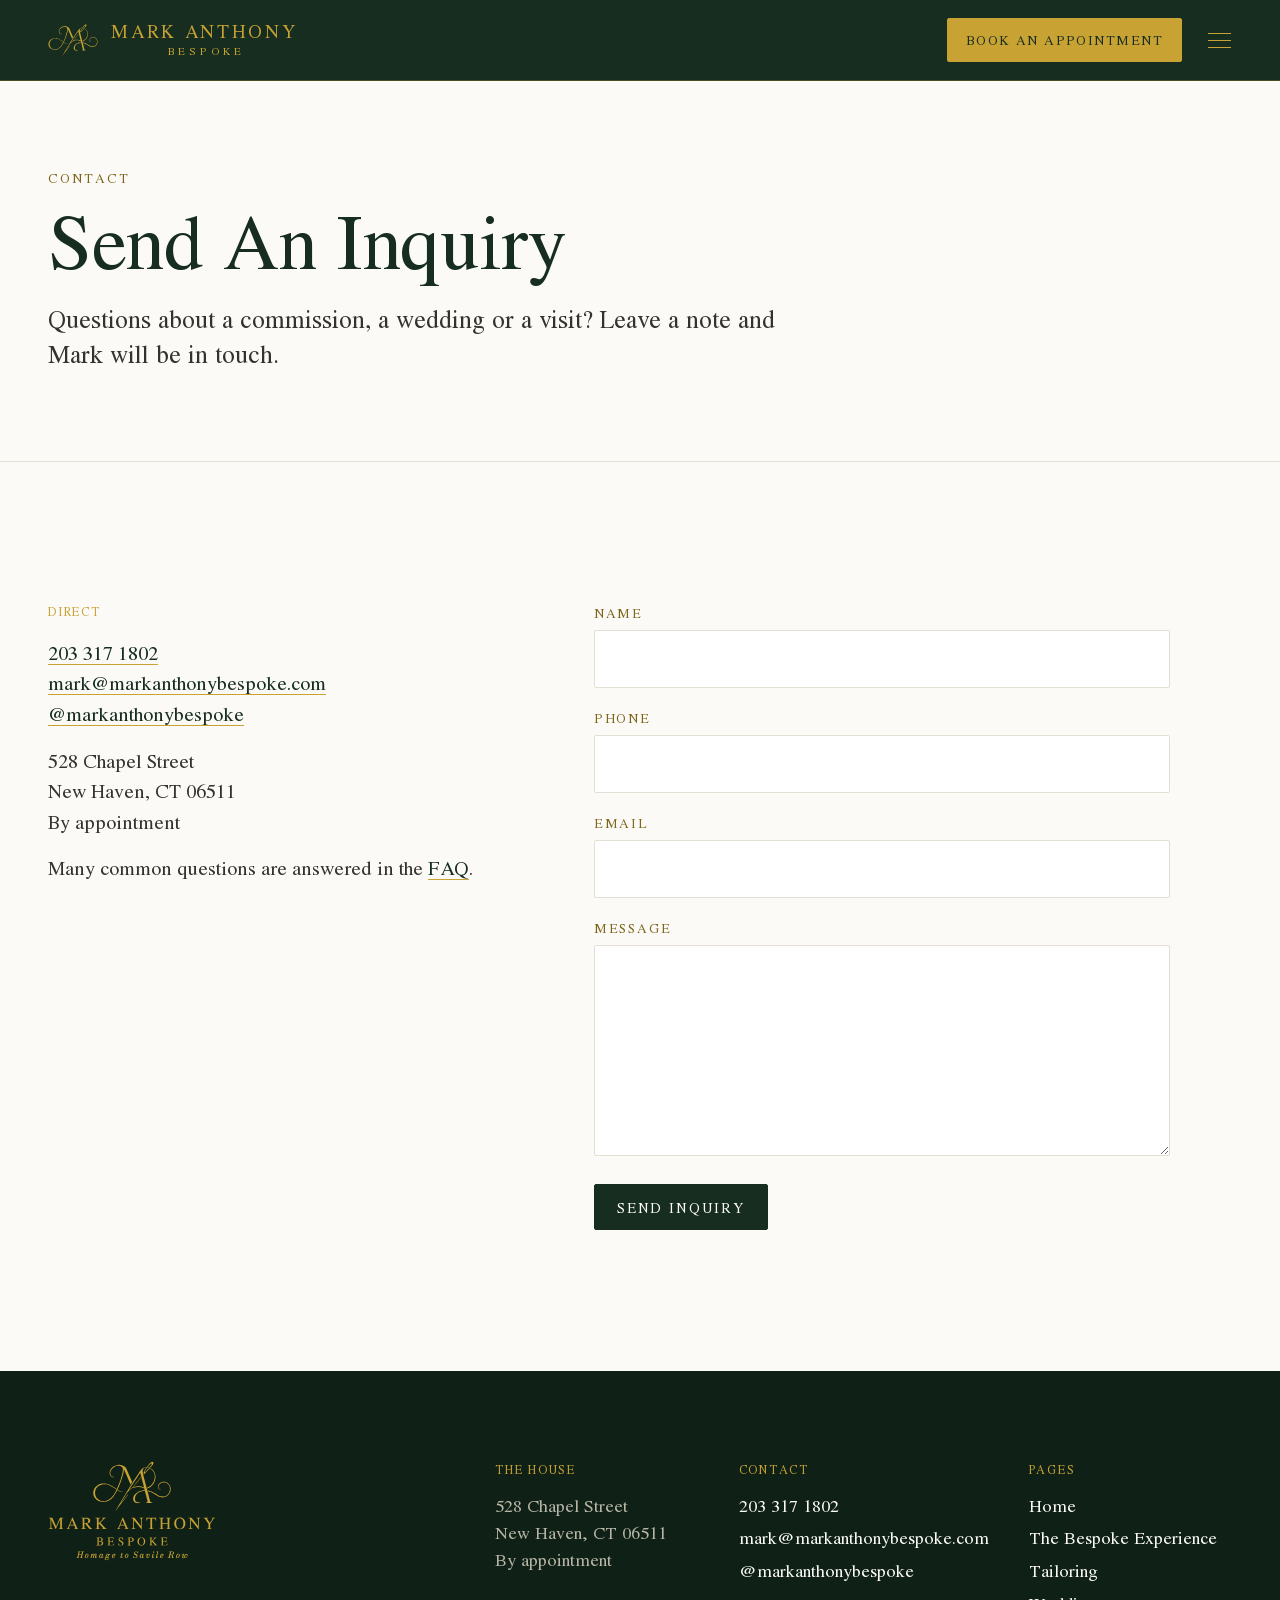
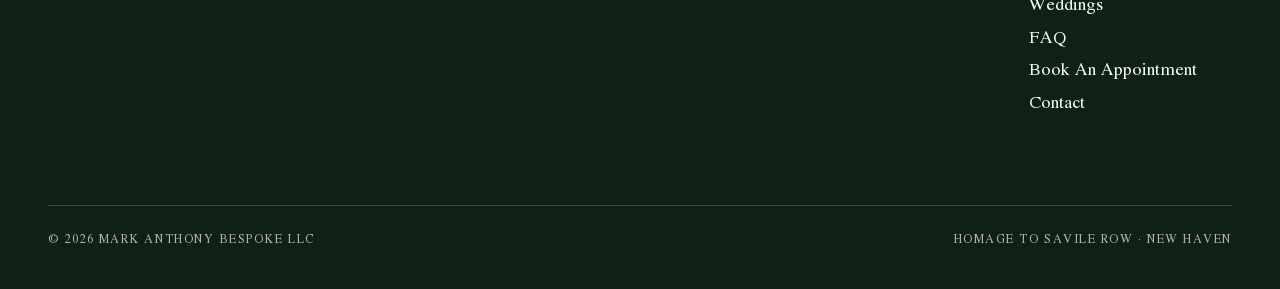
<file: contact/index.html>
<!doctype html>
<html lang="en">
<head>
<meta charset="utf-8">
<meta name="viewport" content="width=device-width, initial-scale=1">
<title>Contact | Mark Anthony Bespoke</title>
<meta name="description" content="Send an inquiry to Mark Anthony Bespoke, 528 Chapel Street, New Haven.">
<meta name="theme-color" content="#162d20">
<meta property="og:title" content="Contact | Mark Anthony Bespoke">
<meta property="og:description" content="Send an inquiry to Mark Anthony Bespoke, 528 Chapel Street, New Haven.">
<meta property="og:type" content="website">
<link rel="icon" href="../assets/img/favicon.svg" type="image/svg+xml">
<link rel="preload" href="../assets/fonts/jomolhari-latin.woff2" as="font" type="font/woff2" crossorigin>
<link rel="stylesheet" href="../assets/css/site.css">
<script src="../assets/js/site.js" defer></script>
</head>
<body>
<a class="skip" href="#main">Skip to content</a>
<header class="site-header" data-review="S-01">
  <div class="wrap site-header__inner">
    <a class="brand" href="../">
      <img src="../assets/img/monogram.svg" alt="" width="50" height="32">
      <span class="brand__word" aria-hidden="true"><span class="brand__name">Mark Anthony</span><span class="brand__sub">Bespoke</span></span>
      <span class="visually-hidden">Mark Anthony Bespoke, home</span>
    </a>
    <a class="btn header-book" href="../book/">Book an appointment</a>
    <button class="menu-toggle" type="button" aria-expanded="false" aria-controls="menu" aria-label="Open menu"><span></span></button>
  </div>
  <nav class="menu" id="menu" aria-label="Main" hidden>
    <div class="wrap">
      <ul class="menu__links"><li><a href="../">Home</a></li><li><a href="../bespoke-experience/">The Bespoke Experience</a></li><li><a href="../tailoring/">Tailoring</a></li><li><a href="../weddings/">Weddings</a></li><li><a href="../book/">Book An Appointment</a></li><li><a href="../contact/" aria-current="page">Contact</a></li></ul>
    </div>
  </nav>
</header>
<main id="main">
<header class="page-head" data-review="C-01">
  <div class="wrap">
    <span class="eyebrow">Contact</span>
    <h1>Send An Inquiry</h1>
    <p class="lede">Questions about a commission, a wedding or a visit? Leave a note and Mark will be in touch.</p>
  </div>
</header>
<section class="section" data-review="C-02" aria-labelledby="h-form">
  <div class="wrap split">
    <div class="reveal">
      <h2 id="h-form" class="visually-hidden">Inquiry Form</h2>
      <div class="contact-direct">
        <p class="footer-h">Direct</p>
        <p><a class="text-link" href="tel:+12033171802">203 317 1802</a><br><a class="text-link" href="mailto:mark@markanthonybespoke.com">mark@markanthonybespoke.com</a><br><a class="text-link" href="https://www.instagram.com/markanthonybespoke/" rel="noopener" target="_blank">@markanthonybespoke</a></p>
        <p>528 Chapel Street<br>New Haven, CT 06511<br>By appointment</p>
        <p>Many common questions are answered in the <a class="text-link" href="../faq/">FAQ</a>.</p>
      </div>
    </div>
    <div class="reveal">
      <form class="inquiry" data-inquiry action="https://formsubmit.co/b114ff128af987b37f6c2bb6711ae1e3" method="POST">
        <input type="hidden" name="_subject" value="New inquiry from markanthonybespoke.com">
        <input type="hidden" name="_next" value="https://markanthonybespoke.com/contact/thank-you/">
        <input type="hidden" name="_template" value="table">
        <input type="hidden" name="_captcha" value="false">
        <input type="hidden" name="_autoresponse" value="Thank you for contacting Mark Anthony Bespoke. Mark will be in touch shortly. 528 Chapel Street, New Haven. By appointment.">
        <p class="hp" aria-hidden="true"><label>Leave this empty <input type="text" name="_honey" tabindex="-1" autocomplete="off"></label></p>
        <div class="field"><label for="f-name">Name</label><input id="f-name" name="name" type="text" autocomplete="name" required></div>
        <div class="field"><label for="f-phone">Phone</label><input id="f-phone" name="phone" type="tel" autocomplete="tel"></div>
        <div class="field"><label for="f-email">Email</label><input id="f-email" name="email" type="email" autocomplete="email" required></div>
        <div class="field"><label for="f-msg">Message</label><textarea id="f-msg" name="message" rows="6" required></textarea></div>
        <button class="btn" type="submit">Send Inquiry</button>
      </form>
    </div>
  </div>
</section>
</main>

<footer class="site-footer" data-review="S-02">
  <div class="wrap">
    <div class="footer-grid">
      <div><img class="footer-logo" src="../assets/img/logo-full.svg" alt="Mark Anthony Bespoke, Homage to Savile Row" width="168" height="100"></div>
      <div>
        <p class="footer-h">The house</p>
        <address>528 Chapel Street<br>New Haven, CT 06511</address>
        <p>By appointment</p>
      </div>
      <div>
        <p class="footer-h">Contact</p>
        <ul>
          <li><a href="tel:+12033171802">203 317 1802</a></li>
          <li><a href="mailto:mark@markanthonybespoke.com">mark@markanthonybespoke.com</a></li>
          <li><a href="https://www.instagram.com/markanthonybespoke/" rel="noopener" target="_blank">@markanthonybespoke</a></li>
        </ul>
      </div>
      <div>
        <p class="footer-h">Pages</p>
        <ul><li><a href="../">Home</a></li><li><a href="../bespoke-experience/">The Bespoke Experience</a></li><li><a href="../tailoring/">Tailoring</a></li><li><a href="../weddings/">Weddings</a></li><li><a href="../faq/">FAQ</a></li><li><a href="../book/">Book An Appointment</a></li><li><a href="../contact/">Contact</a></li></ul>
      </div>
    </div>
    <div class="footer-base"><span>&copy; 2026 Mark Anthony Bespoke LLC</span><span>Homage to Savile Row &middot; New Haven</span></div>
  </div>
</footer>
</body>
</html>
</file>
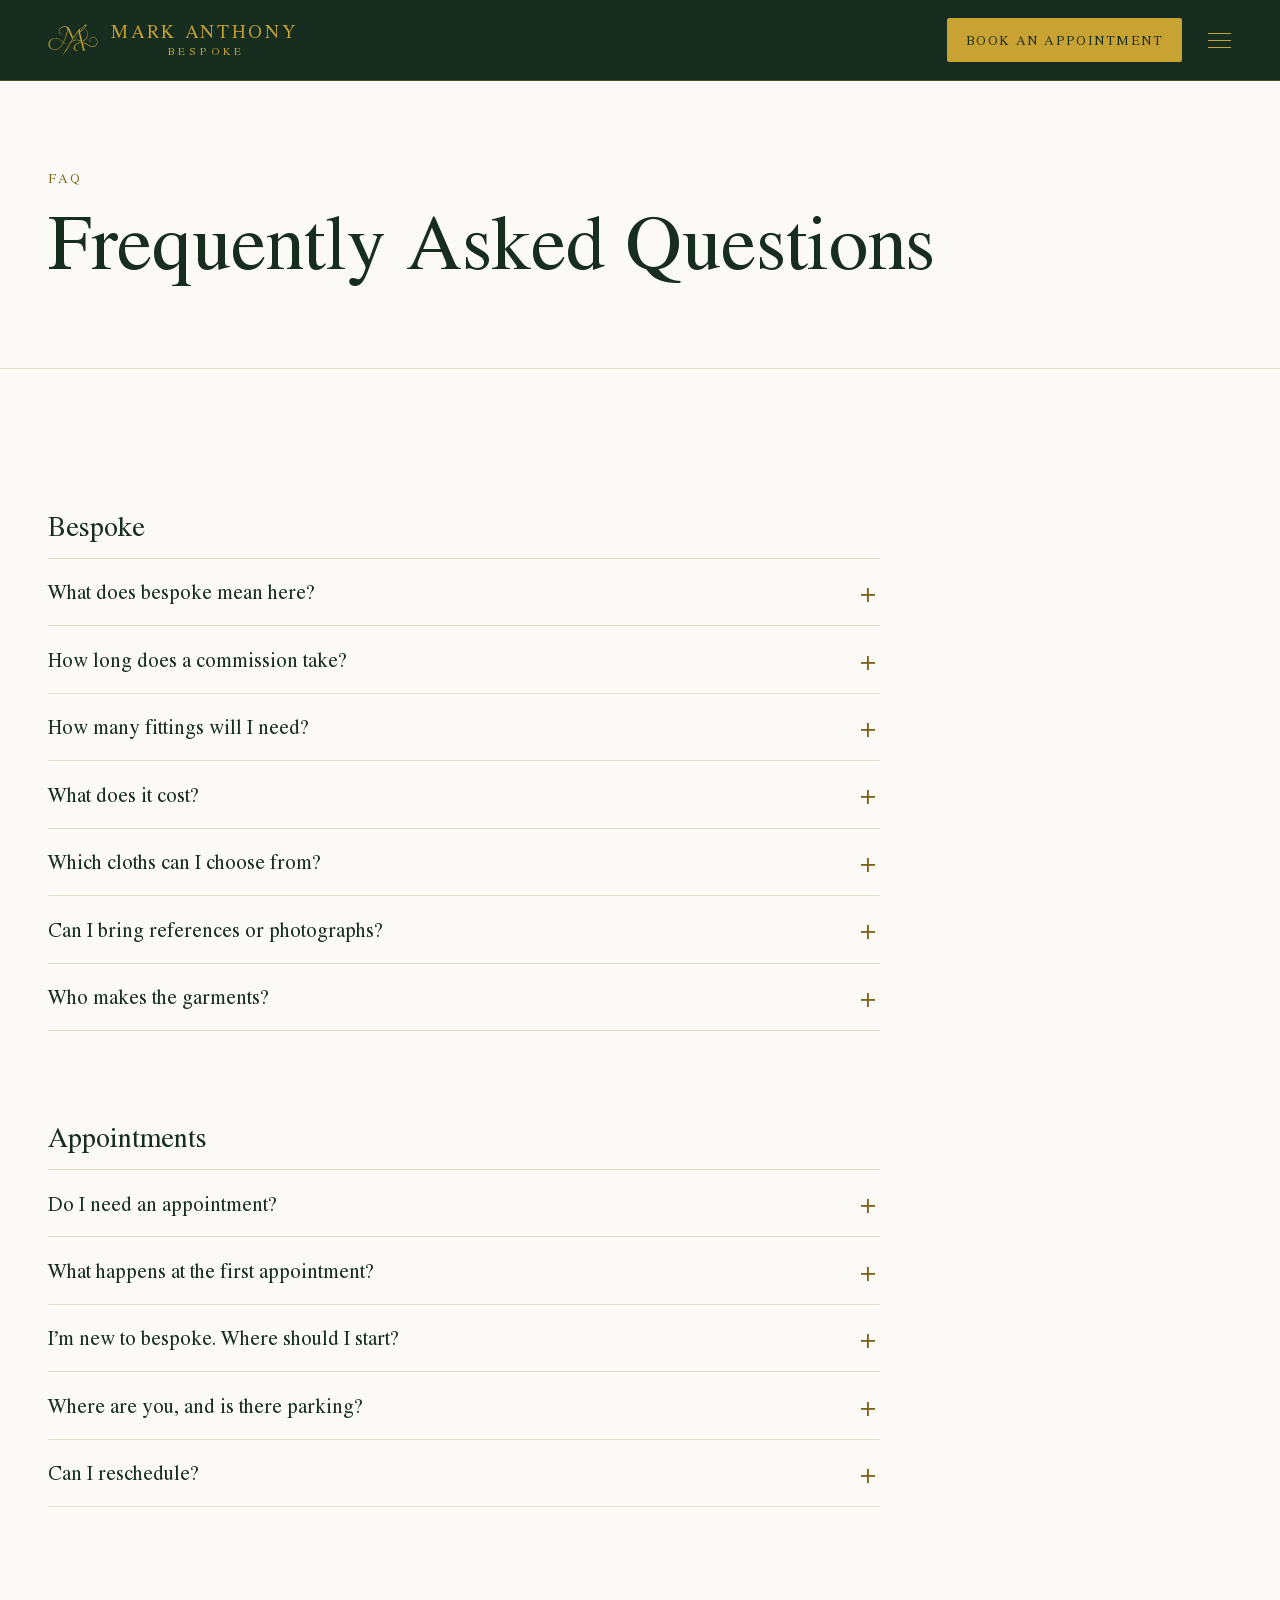
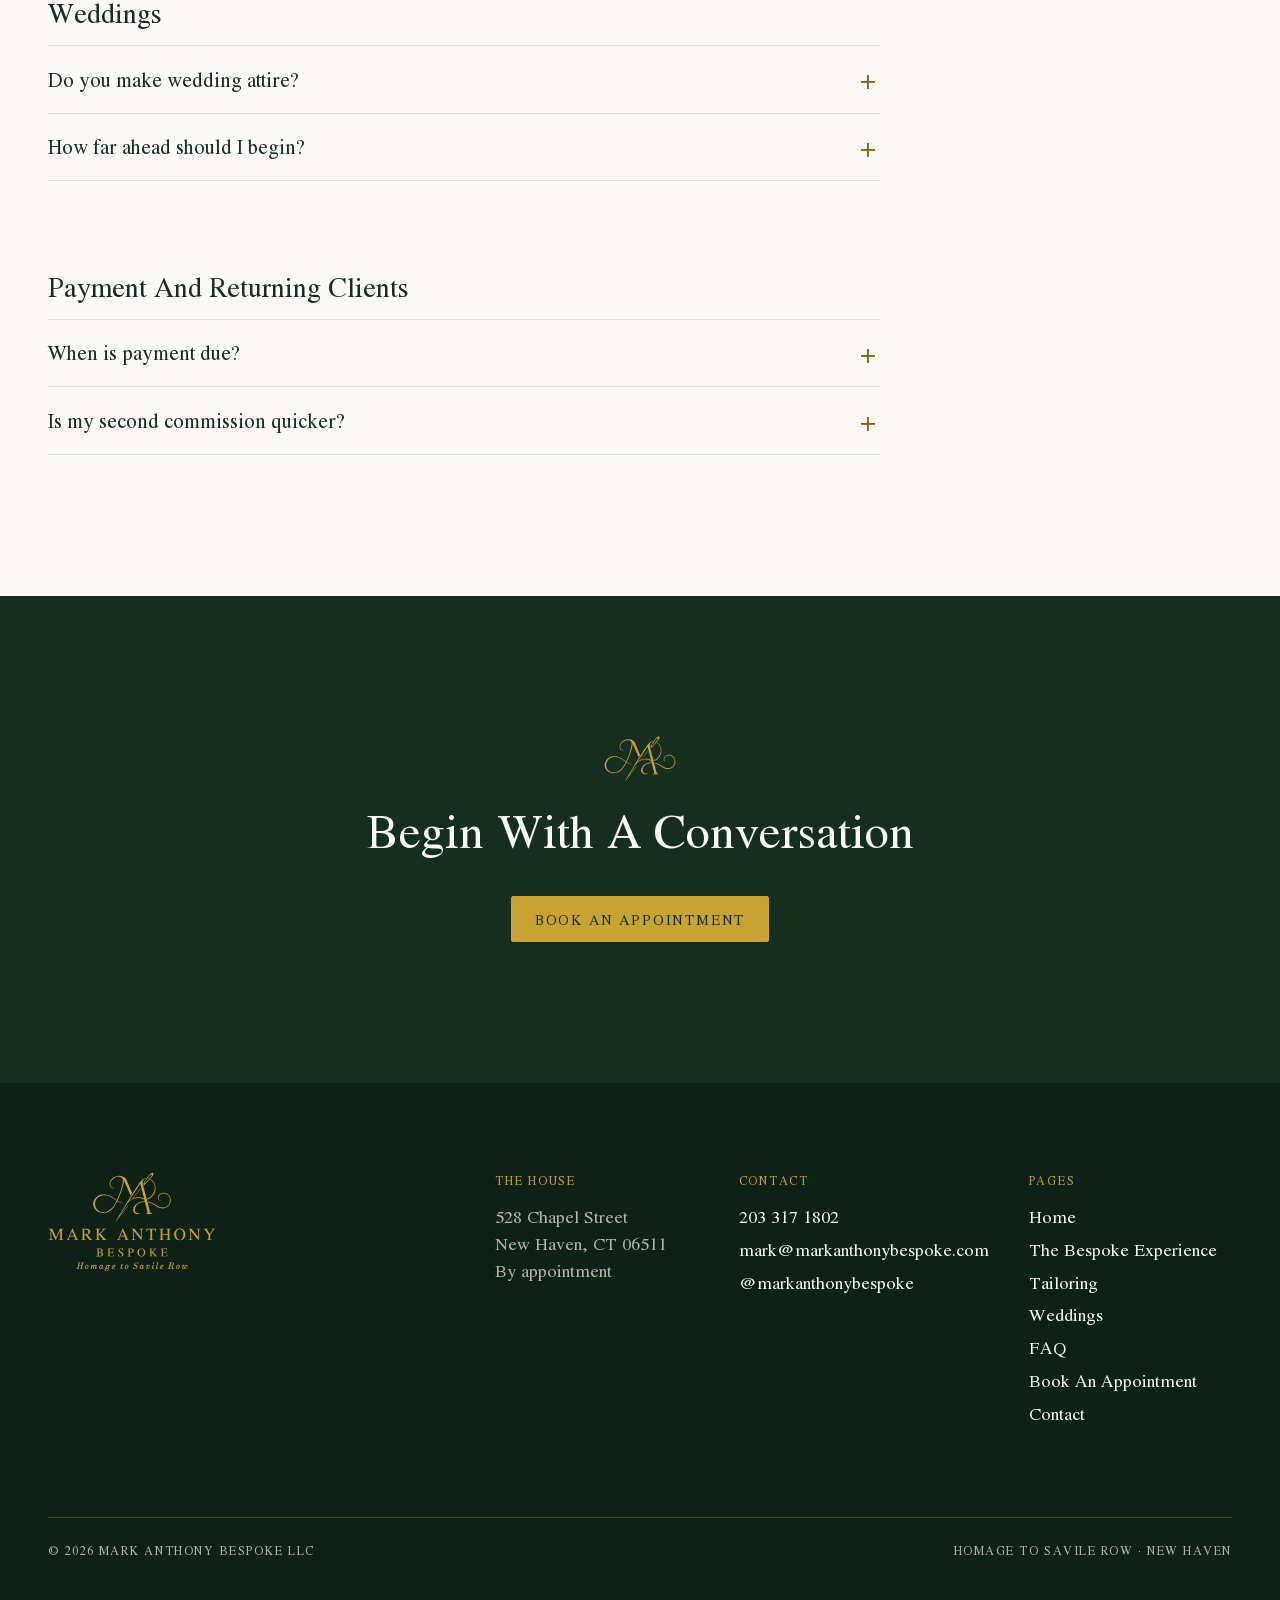
<file: faq/index.html>
<!doctype html>
<html lang="en">
<head>
<meta charset="utf-8">
<meta name="viewport" content="width=device-width, initial-scale=1">
<title>FAQ | Mark Anthony Bespoke</title>
<meta name="description" content="Answers about bespoke commissions at Mark Anthony Bespoke: timing, fittings, prices, cloth, appointments, weddings and payment.">
<meta name="theme-color" content="#162d20">
<meta property="og:title" content="FAQ | Mark Anthony Bespoke">
<meta property="og:description" content="Answers about bespoke commissions at Mark Anthony Bespoke: timing, fittings, prices, cloth, appointments, weddings and payment.">
<meta property="og:type" content="website">
<link rel="icon" href="../assets/img/favicon.svg" type="image/svg+xml">
<link rel="preload" href="../assets/fonts/jomolhari-latin.woff2" as="font" type="font/woff2" crossorigin>
<link rel="stylesheet" href="../assets/css/site.css">
<script src="../assets/js/site.js" defer></script>
</head>
<body>
<a class="skip" href="#main">Skip to content</a>
<header class="site-header" data-review="S-01">
  <div class="wrap site-header__inner">
    <a class="brand" href="../">
      <img src="../assets/img/monogram.svg" alt="" width="50" height="32">
      <span class="brand__word" aria-hidden="true"><span class="brand__name">Mark Anthony</span><span class="brand__sub">Bespoke</span></span>
      <span class="visually-hidden">Mark Anthony Bespoke, home</span>
    </a>
    <a class="btn header-book" href="../book/">Book an appointment</a>
    <button class="menu-toggle" type="button" aria-expanded="false" aria-controls="menu" aria-label="Open menu"><span></span></button>
  </div>
  <nav class="menu" id="menu" aria-label="Main" hidden>
    <div class="wrap">
      <ul class="menu__links"><li><a href="../">Home</a></li><li><a href="../bespoke-experience/">The Bespoke Experience</a></li><li><a href="../tailoring/">Tailoring</a></li><li><a href="../weddings/">Weddings</a></li><li><a href="../book/">Book An Appointment</a></li><li><a href="../contact/">Contact</a></li></ul>
    </div>
  </nav>
</header>
<main id="main">
<header class="page-head" data-review="F-01">
  <div class="wrap">
    <span class="eyebrow">FAQ</span>
    <h1>Frequently Asked Questions</h1>
  </div>
</header>
<section class="section" data-review="F-02" aria-label="Questions">
  <div class="wrap faq-wrap">
<section class="faq-group reveal" aria-labelledby="faq-0">
  <h2 id="faq-0" class="h3 faq-group__title">Bespoke</h2>
  <details class="faq"><summary>What does bespoke mean here?</summary><p>Your garment starts from a pattern drafted for you alone, not adjusted from a stock size. A toile, a test garment in plain cloth, is fitted on you before your cloth is cut, and the finished garment is made entirely by hand. We don&rsquo;t offer made-to-measure.</p></details><details class="faq"><summary>How long does a commission take?</summary><p>Ten to twelve weeks from first measure to final fitting. Your toile is ready about three weeks after the consultation, and the finished garment about five weeks after the toile fitting.</p></details><details class="faq"><summary>How many fittings will I need?</summary><p>A minimum of three: the toile fitting, the final fitting and collection. Occasionally a difficult fit calls for a second toile.</p></details><details class="faq"><summary>What does it cost?</summary><p>Prices start from $2,250 for a suit, $1,500 for a sport coat, $600 for trousers, $2,400 for a tuxedo, $300 for a shirt and $2,500 for an overcoat. The final figure depends on the garment and the cloth you choose, and you&rsquo;ll have it at your consultation before anything is ordered.</p></details><details class="faq"><summary>Which cloths can I choose from?</summary><p>The house carries books from Fox Brothers, Loro Piana, Holland &amp; Sherry, Dugdale Bros, Dormeuil, Gladson, Caccioppoli, Yorkshire Textiles, Moon and Brisbane Moss. You choose by hand, in person, at the consultation.</p></details><details class="faq"><summary>Can I bring references or photographs?</summary><p>Yes. Photographs of styles you admire, or a garment you love the fit of, are always useful starting points.</p></details><details class="faq"><summary>Who makes the garments?</summary><p>Every garment is made fully by hand, over fifty hours of work for a suit, in a workshop that shares its ownership with a Savile Row house. Your pattern is drafted and held by a Savile Row-trained patternmaker.</p></details>
</section>
<section class="faq-group reveal" aria-labelledby="faq-1">
  <h2 id="faq-1" class="h3 faq-group__title">Appointments</h2>
  <details class="faq"><summary>Do I need an appointment?</summary><p>Yes. Every visit to 528 Chapel Street is by appointment, so the house is set aside for you.</p></details><details class="faq"><summary>What happens at the first appointment?</summary><p>The Bespoke Commission appointment runs about ninety minutes. We talk about the occasion and how you&rsquo;ll wear the garment, choose your cloth, design it together, and take your measurements.</p></details><details class="faq"><summary>I&rsquo;m new to bespoke. Where should I start?</summary><p>Book an Introductory Call: twenty minutes by phone about the occasion, the garments you have in mind and your timeline, with a walkthrough of the process. Mark calls you on the number you give when booking.</p></details><details class="faq"><summary>Where are you, and is there parking?</summary><p>528 Chapel Street, New Haven, five minutes from Union Station. Private parking is available on site. Please knock at the front door facing Chapel Street.</p></details><details class="faq"><summary>Can I reschedule?</summary><p>Of course. We kindly ask for at least 24 hours&rsquo; notice, using the link in your confirmation email.</p></details>
</section>
<section class="faq-group reveal" aria-labelledby="faq-2">
  <h2 id="faq-2" class="h3 faq-group__title">Weddings</h2>
  <details class="faq"><summary>Do you make wedding attire?</summary><p>Yes: suits and tuxedos for the groom, made to the same standard as everything else in the house.</p></details><details class="faq"><summary>How far ahead should I begin?</summary><p>Three to six months before the wedding is ideal, and twelve weeks at the least. If your date is closer, rush options are available. Ask at your consultation.</p></details>
</section>
<section class="faq-group reveal" aria-labelledby="faq-3">
  <h2 id="faq-3" class="h3 faq-group__title">Payment And Returning Clients</h2>
  <details class="faq"><summary>When is payment due?</summary><p>Payment is made in full at your consultation, once the commission is agreed.</p></details><details class="faq"><summary>Is my second commission quicker?</summary><p>Yes. Your pattern stays on file, so a repeat of a garment you&rsquo;ve had made begins without a toile. A new kind of garment, a waistcoat or an overcoat, say, begins with its own.</p></details>
</section></div>
</section>
</main>

<section class="closing on-ink" aria-labelledby="closing-h" data-review="S-03">
  <div class="wrap">
    <img src="../assets/img/monogram.svg" alt="" width="72" height="46">
    <h2 id="closing-h">Begin With A Conversation</h2>
    <div class="btn-row"><a class="btn" href="../book/">Book an appointment</a></div>
  </div>
</section>

<footer class="site-footer" data-review="S-02">
  <div class="wrap">
    <div class="footer-grid">
      <div><img class="footer-logo" src="../assets/img/logo-full.svg" alt="Mark Anthony Bespoke, Homage to Savile Row" width="168" height="100"></div>
      <div>
        <p class="footer-h">The house</p>
        <address>528 Chapel Street<br>New Haven, CT 06511</address>
        <p>By appointment</p>
      </div>
      <div>
        <p class="footer-h">Contact</p>
        <ul>
          <li><a href="tel:+12033171802">203 317 1802</a></li>
          <li><a href="mailto:mark@markanthonybespoke.com">mark@markanthonybespoke.com</a></li>
          <li><a href="https://www.instagram.com/markanthonybespoke/" rel="noopener" target="_blank">@markanthonybespoke</a></li>
        </ul>
      </div>
      <div>
        <p class="footer-h">Pages</p>
        <ul><li><a href="../">Home</a></li><li><a href="../bespoke-experience/">The Bespoke Experience</a></li><li><a href="../tailoring/">Tailoring</a></li><li><a href="../weddings/">Weddings</a></li><li><a href="../faq/">FAQ</a></li><li><a href="../book/">Book An Appointment</a></li><li><a href="../contact/">Contact</a></li></ul>
      </div>
    </div>
    <div class="footer-base"><span>&copy; 2026 Mark Anthony Bespoke LLC</span><span>Homage to Savile Row &middot; New Haven</span></div>
  </div>
</footer>
</body>
</html>
</file>
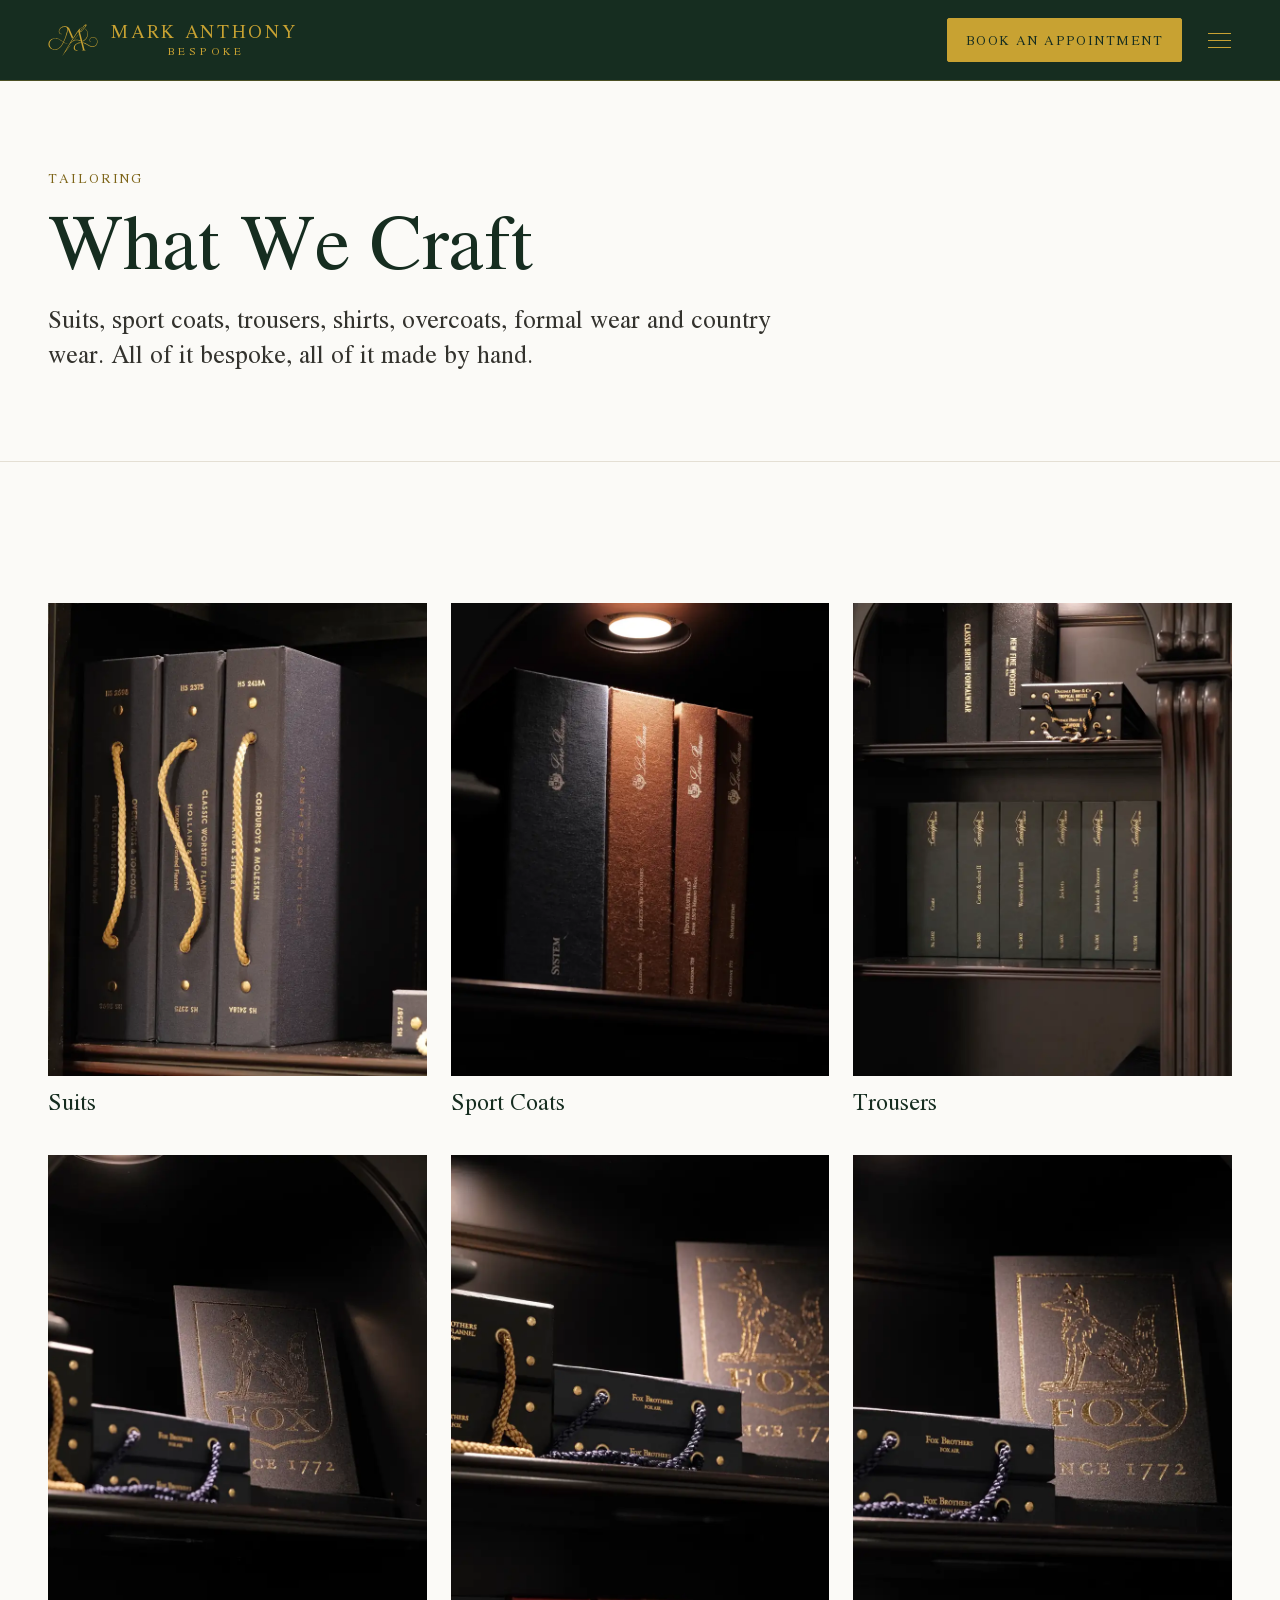
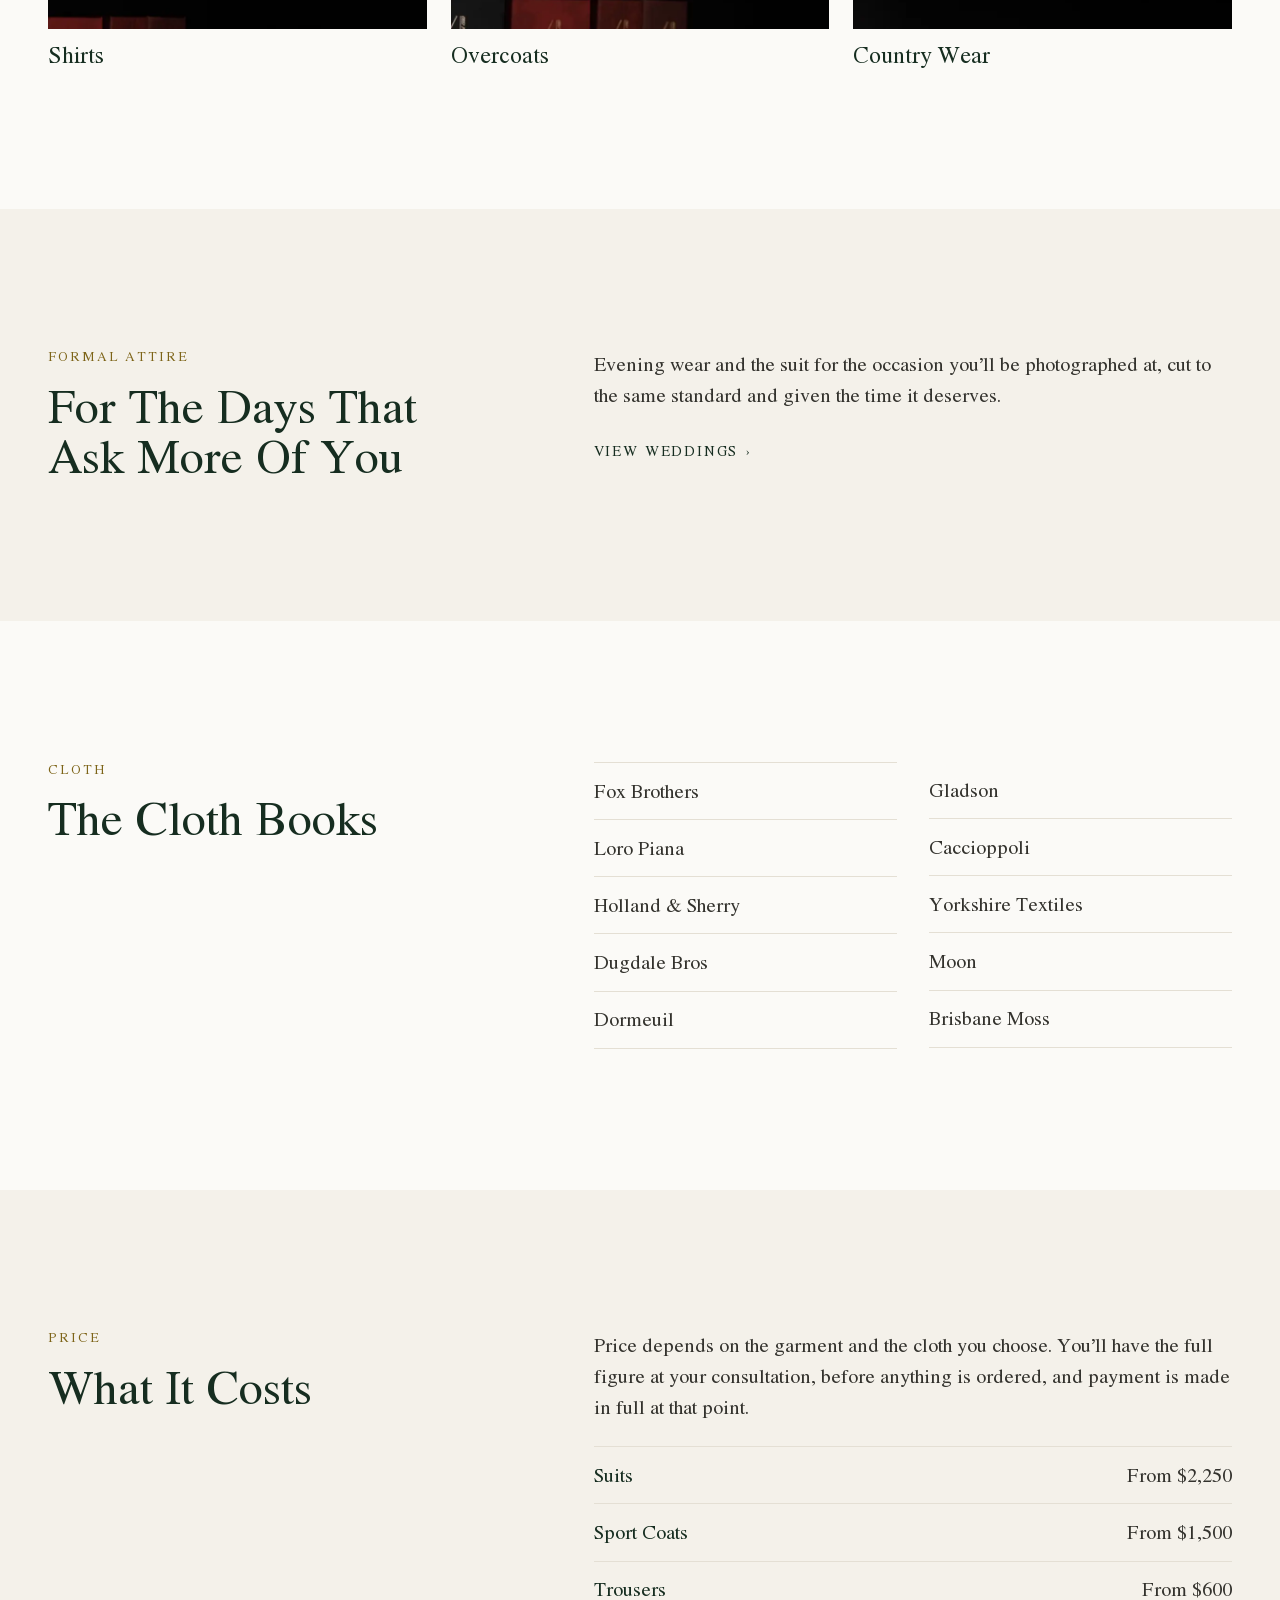
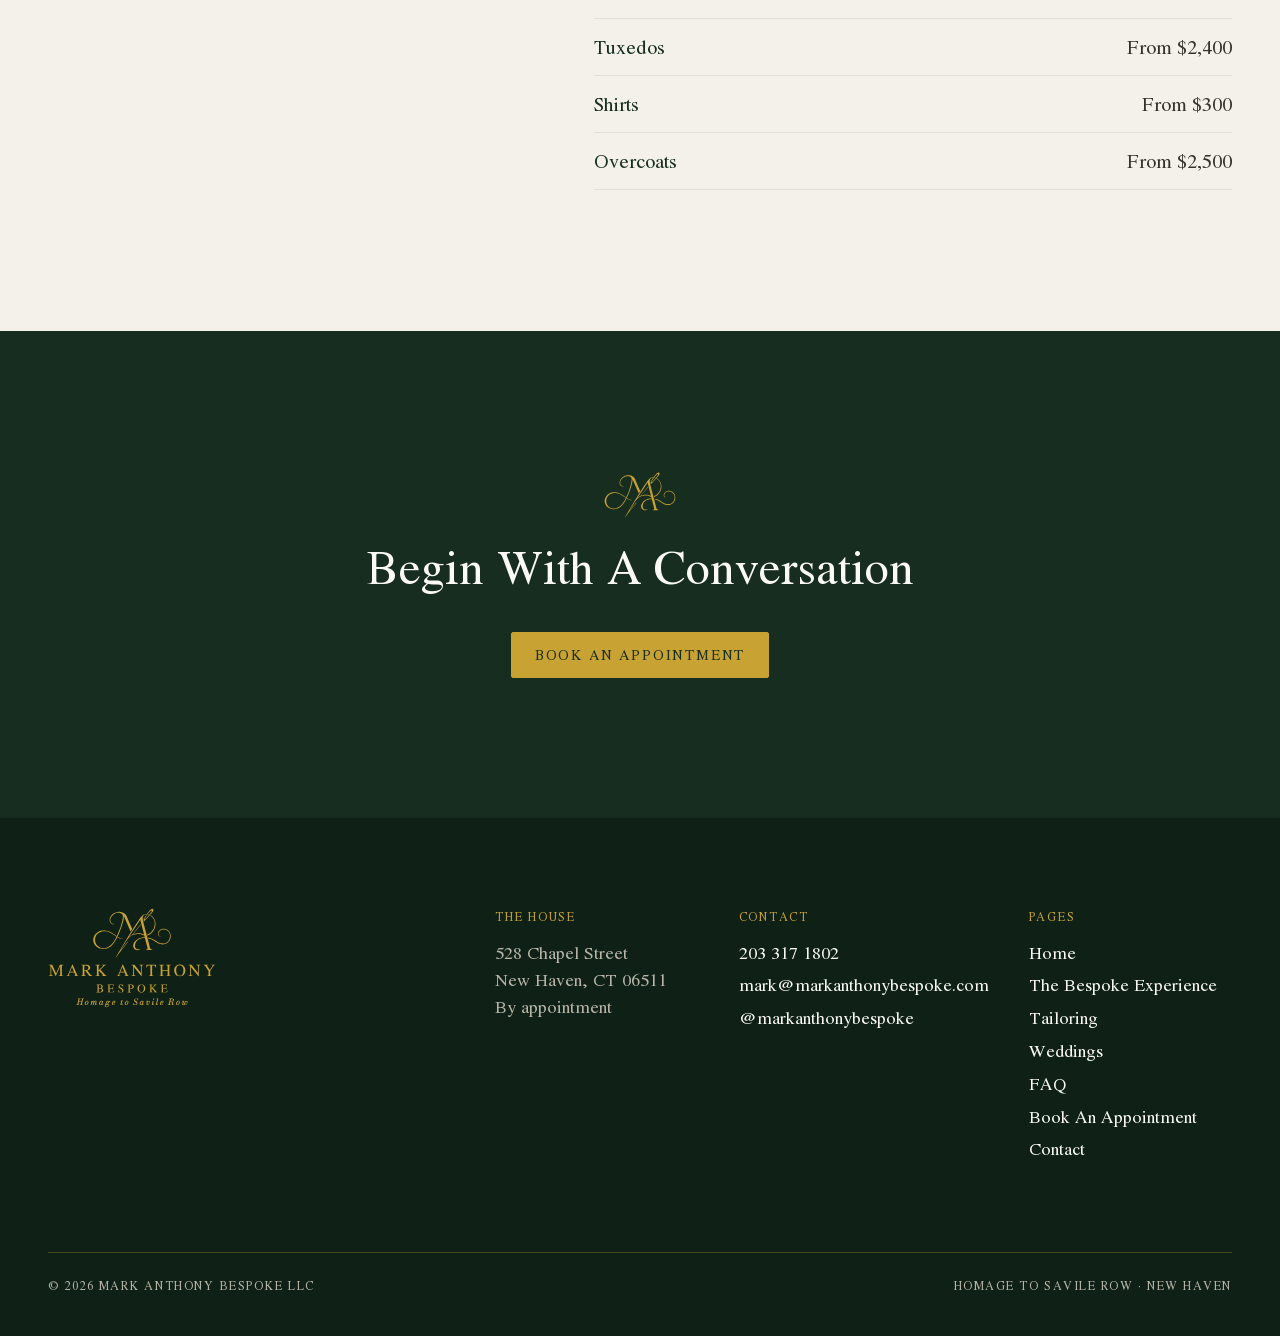
<file: tailoring/index.html>
<!doctype html>
<html lang="en">
<head>
<meta charset="utf-8">
<meta name="viewport" content="width=device-width, initial-scale=1">
<title>Tailoring | Mark Anthony Bespoke</title>
<meta name="description" content="Bespoke suits, sport coats, trousers, shirts, overcoats, formal wear and country wear, all made by hand. Mark Anthony Bespoke, New Haven.">
<meta name="theme-color" content="#162d20">
<meta property="og:title" content="Tailoring | Mark Anthony Bespoke">
<meta property="og:description" content="Bespoke suits, sport coats, trousers, shirts, overcoats, formal wear and country wear, all made by hand. Mark Anthony Bespoke, New Haven.">
<meta property="og:type" content="website">
<link rel="icon" href="../assets/img/favicon.svg" type="image/svg+xml">
<link rel="preload" href="../assets/fonts/jomolhari-latin.woff2" as="font" type="font/woff2" crossorigin>
<link rel="stylesheet" href="../assets/css/site.css">
<script src="../assets/js/site.js" defer></script>
</head>
<body>
<a class="skip" href="#main">Skip to content</a>
<header class="site-header" data-review="S-01">
  <div class="wrap site-header__inner">
    <a class="brand" href="../">
      <img src="../assets/img/monogram.svg" alt="" width="50" height="32">
      <span class="brand__word" aria-hidden="true"><span class="brand__name">Mark Anthony</span><span class="brand__sub">Bespoke</span></span>
      <span class="visually-hidden">Mark Anthony Bespoke, home</span>
    </a>
    <a class="btn header-book" href="../book/">Book an appointment</a>
    <button class="menu-toggle" type="button" aria-expanded="false" aria-controls="menu" aria-label="Open menu"><span></span></button>
  </div>
  <nav class="menu" id="menu" aria-label="Main" hidden>
    <div class="wrap">
      <ul class="menu__links"><li><a href="../">Home</a></li><li><a href="../bespoke-experience/">The Bespoke Experience</a></li><li><a href="../tailoring/" aria-current="page">Tailoring</a></li><li><a href="../weddings/">Weddings</a></li><li><a href="../book/">Book An Appointment</a></li><li><a href="../contact/">Contact</a></li></ul>
    </div>
  </nav>
</header>
<main id="main">
<header class="page-head" data-review="T-01">
  <div class="wrap">
    <span class="eyebrow">Tailoring</span>
    <h1>What We Craft</h1>
    <p class="lede">Suits, sport coats, trousers, shirts, overcoats, formal wear and country wear. All of it bespoke, all of it made by hand.</p>
  </div>
</header>

<section class="section" aria-labelledby="h-garments" data-review="T-02">
  <div class="wrap">
    <h2 id="h-garments" class="visually-hidden">Garments</h2>
    <div class="cards cards--3 cards--tiles"><article class="card reveal"><div class="ratio ratio--4x5"><img src="../assets/img/cloth-holland-sherry.webp" width="800" height="1000" alt="Holland & Sherry cloth books on the shelf at 528 Chapel Street" loading="lazy" decoding="async"></div><h3>Suits</h3></article><article class="card reveal"><div class="ratio ratio--4x5"><img src="../assets/img/cloth-loro-piana.webp" width="800" height="1000" alt="Loro Piana cloth books under a downlight" loading="lazy" decoding="async"></div><h3>Sport Coats</h3></article><article class="card reveal"><div class="ratio ratio--4x5"><img src="../assets/img/cloth-dugdale-cabinet.webp" width="800" height="1000" alt="Dugdale cloth bunches in the fitting room cabinet" loading="lazy" decoding="async"></div><h3>Trousers</h3></article><article class="card reveal"><div class="ratio ratio--4x5"><img src="../assets/img/cloth-fox-since-1772.webp" width="800" height="1000" alt="Fox Brothers cloth book, Since 1772" loading="lazy" decoding="async"></div><h3>Shirts</h3></article><article class="card reveal"><div class="ratio ratio--4x5"><img src="../assets/img/cloth-fox-flannel.webp" width="800" height="1000" alt="Fox Brothers flannel bunches" loading="lazy" decoding="async"></div><h3>Overcoats</h3></article><article class="card reveal"><div class="ratio ratio--4x5"><img src="../assets/img/cloth-fox-landscape.webp" width="800" height="1000" alt="Fox Brothers cloth books and bunches" loading="lazy" decoding="async"></div><h3>Country Wear</h3></article></div>
  </div>
</section>

<section class="section on-paper2" aria-labelledby="h-formal" data-review="T-03">
  <div class="wrap split">
    <div class="reveal">
      <span class="eyebrow">Formal attire</span>
      <h2 id="h-formal">For The Days That Ask More Of You</h2>
    </div>
    <div class="prose reveal">
      <p>Evening wear and the suit for the occasion you&rsquo;ll be photographed at, cut to the same standard and given the time it deserves.</p>
      <p><a class="link" href="../weddings/">View weddings</a></p>
    </div>
  </div>
</section>

<section class="section" aria-labelledby="h-cloth" data-review="T-04">
  <div class="wrap split">
    <div class="reveal">
      <span class="eyebrow">Cloth</span>
      <h2 id="h-cloth">The Cloth Books</h2>
    </div>
    <div class="prose reveal">
      <ul class="list-plain list-rule cloth-list"><li>Fox Brothers</li><li>Loro Piana</li><li>Holland &amp; Sherry</li><li>Dugdale Bros</li><li>Dormeuil</li><li>Gladson</li><li>Caccioppoli</li><li>Yorkshire Textiles</li><li>Moon</li><li>Brisbane Moss</li></ul>
    </div>
  </div>
</section>

<section class="section on-paper2" aria-labelledby="h-price" data-review="T-05">
  <div class="wrap split">
    <div class="reveal">
      <span class="eyebrow">Price</span>
      <h2 id="h-price">What It Costs</h2>
    </div>
    <div class="prose reveal">
      <p>Price depends on the garment and the cloth you choose. You&rsquo;ll have the full figure at your consultation, before anything is ordered, and payment is made in full at that point.</p>
      <dl class="prices"><div><dt>Suits</dt><dd>From $2,250</dd></div><div><dt>Sport Coats</dt><dd>From $1,500</dd></div><div><dt>Trousers</dt><dd>From $600</dd></div><div><dt>Tuxedos</dt><dd>From $2,400</dd></div><div><dt>Shirts</dt><dd>From $300</dd></div><div><dt>Overcoats</dt><dd>From $2,500</dd></div></dl>
    </div>
  </div>
</section>
</main>

<section class="closing on-ink" aria-labelledby="closing-h" data-review="S-03">
  <div class="wrap">
    <img src="../assets/img/monogram.svg" alt="" width="72" height="46">
    <h2 id="closing-h">Begin With A Conversation</h2>
    <div class="btn-row"><a class="btn" href="../book/">Book an appointment</a></div>
  </div>
</section>

<footer class="site-footer" data-review="S-02">
  <div class="wrap">
    <div class="footer-grid">
      <div><img class="footer-logo" src="../assets/img/logo-full.svg" alt="Mark Anthony Bespoke, Homage to Savile Row" width="168" height="100"></div>
      <div>
        <p class="footer-h">The house</p>
        <address>528 Chapel Street<br>New Haven, CT 06511</address>
        <p>By appointment</p>
      </div>
      <div>
        <p class="footer-h">Contact</p>
        <ul>
          <li><a href="tel:+12033171802">203 317 1802</a></li>
          <li><a href="mailto:mark@markanthonybespoke.com">mark@markanthonybespoke.com</a></li>
          <li><a href="https://www.instagram.com/markanthonybespoke/" rel="noopener" target="_blank">@markanthonybespoke</a></li>
        </ul>
      </div>
      <div>
        <p class="footer-h">Pages</p>
        <ul><li><a href="../">Home</a></li><li><a href="../bespoke-experience/">The Bespoke Experience</a></li><li><a href="../tailoring/">Tailoring</a></li><li><a href="../weddings/">Weddings</a></li><li><a href="../faq/">FAQ</a></li><li><a href="../book/">Book An Appointment</a></li><li><a href="../contact/">Contact</a></li></ul>
      </div>
    </div>
    <div class="footer-base"><span>&copy; 2026 Mark Anthony Bespoke LLC</span><span>Homage to Savile Row &middot; New Haven</span></div>
  </div>
</footer>
</body>
</html>
</file>
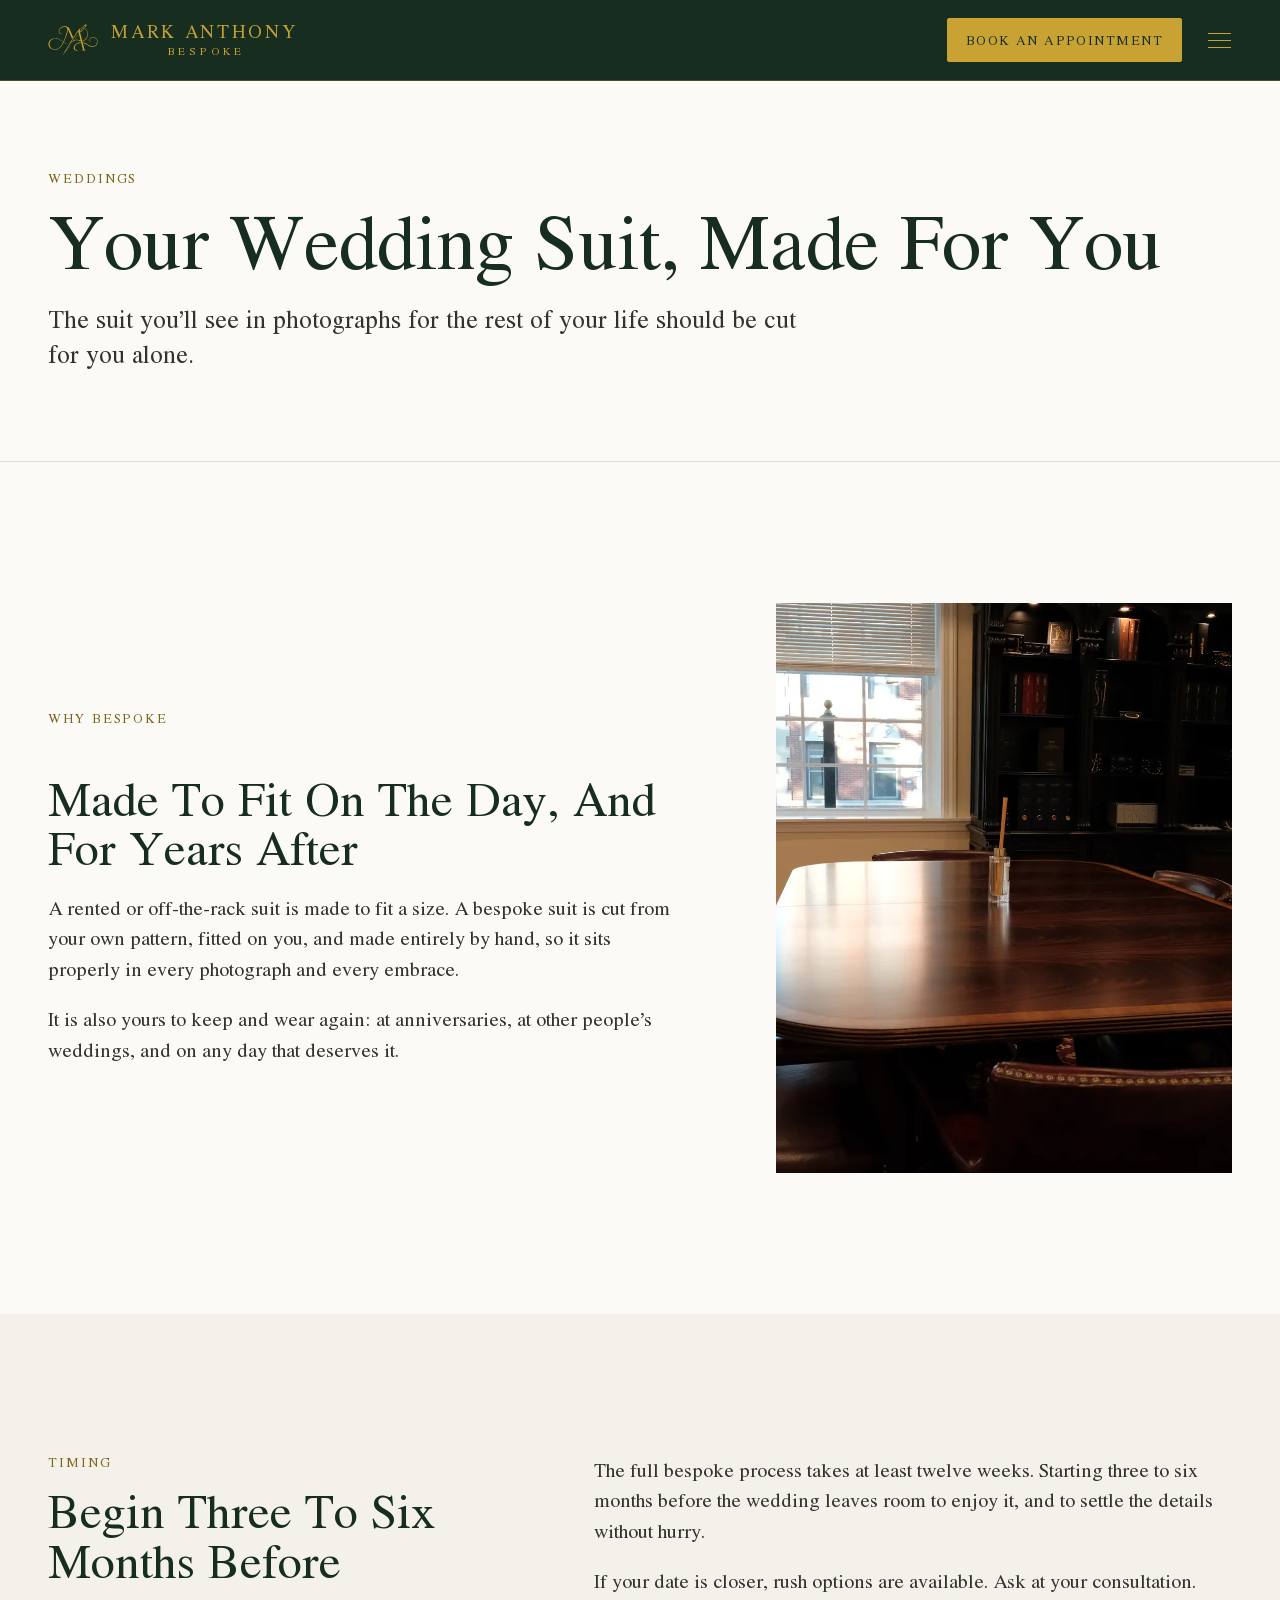
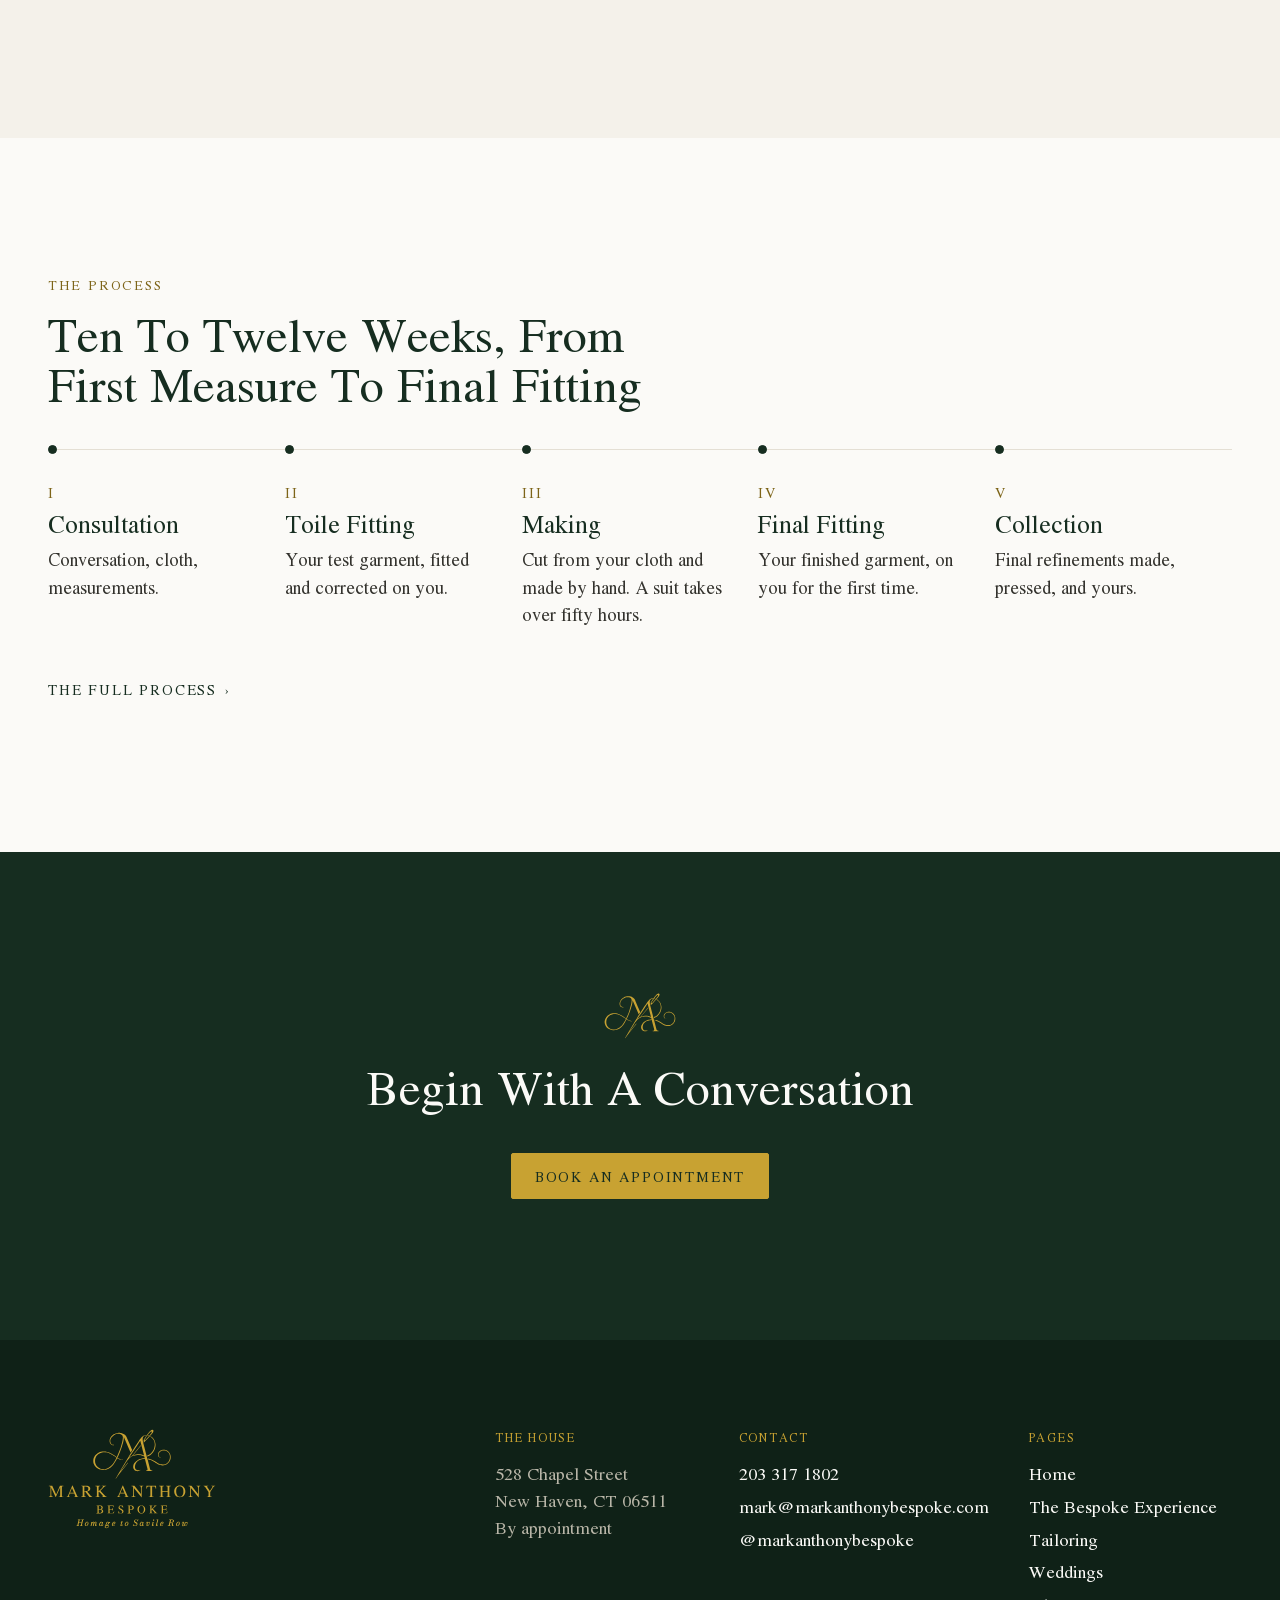
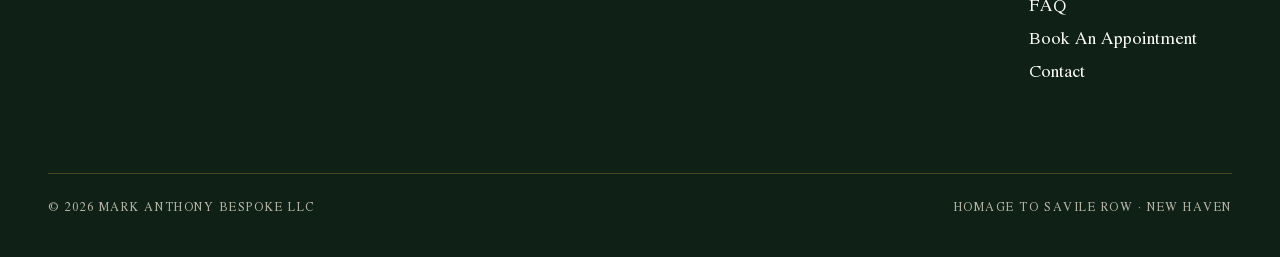
<file: weddings/index.html>
<!doctype html>
<html lang="en">
<head>
<meta charset="utf-8">
<meta name="viewport" content="width=device-width, initial-scale=1">
<title>Weddings | Mark Anthony Bespoke</title>
<meta name="description" content="Bespoke wedding suits, made by hand in New Haven. Begin three to six months before the wedding; twelve weeks at minimum.">
<meta name="theme-color" content="#162d20">
<meta property="og:title" content="Weddings | Mark Anthony Bespoke">
<meta property="og:description" content="Bespoke wedding suits, made by hand in New Haven. Begin three to six months before the wedding; twelve weeks at minimum.">
<meta property="og:type" content="website">
<link rel="icon" href="../assets/img/favicon.svg" type="image/svg+xml">
<link rel="preload" href="../assets/fonts/jomolhari-latin.woff2" as="font" type="font/woff2" crossorigin>
<link rel="stylesheet" href="../assets/css/site.css">
<script src="../assets/js/site.js" defer></script>
</head>
<body>
<a class="skip" href="#main">Skip to content</a>
<header class="site-header" data-review="S-01">
  <div class="wrap site-header__inner">
    <a class="brand" href="../">
      <img src="../assets/img/monogram.svg" alt="" width="50" height="32">
      <span class="brand__word" aria-hidden="true"><span class="brand__name">Mark Anthony</span><span class="brand__sub">Bespoke</span></span>
      <span class="visually-hidden">Mark Anthony Bespoke, home</span>
    </a>
    <a class="btn header-book" href="../book/">Book an appointment</a>
    <button class="menu-toggle" type="button" aria-expanded="false" aria-controls="menu" aria-label="Open menu"><span></span></button>
  </div>
  <nav class="menu" id="menu" aria-label="Main" hidden>
    <div class="wrap">
      <ul class="menu__links"><li><a href="../">Home</a></li><li><a href="../bespoke-experience/">The Bespoke Experience</a></li><li><a href="../tailoring/">Tailoring</a></li><li><a href="../weddings/" aria-current="page">Weddings</a></li><li><a href="../book/">Book An Appointment</a></li><li><a href="../contact/">Contact</a></li></ul>
    </div>
  </nav>
</header>
<main id="main">
<header class="page-head" data-review="W-01">
  <div class="wrap">
    <span class="eyebrow">Weddings</span>
    <h1>Your Wedding Suit, Made For You</h1>
    <p class="lede">The suit you&rsquo;ll see in photographs for the rest of your life should be cut for you alone.</p>
  </div>
</header>

<section class="section" aria-labelledby="h-why" data-review="W-02">
  <div class="wrap split split--rev">
    <div class="reveal"><!-- PHOTO: replace with a groom in a finished commission when available. --><div class="ratio ratio--4x5"><img src="../assets/img/fitting-room-wide.webp" width="900" height="1125" alt="The fitting room where wedding commissions are measured and fitted" loading="lazy" decoding="async"></div></div>
    <div class="prose reveal">
      <span class="eyebrow">Why bespoke</span>
      <h2 id="h-why">Made To Fit On The Day, And For Years After</h2>
      <p>A rented or off-the-rack suit is made to fit a size. A bespoke suit is cut from your own pattern, fitted on you, and made entirely by hand, so it sits properly in every photograph and every embrace.</p>
      <p>It is also yours to keep and wear again: at anniversaries, at other people&rsquo;s weddings, and on any day that deserves it.</p>
    </div>
  </div>
</section>

<section class="section on-paper2" aria-labelledby="h-when" data-review="W-03">
  <div class="wrap split">
    <div class="reveal">
      <span class="eyebrow">Timing</span>
      <h2 id="h-when">Begin Three To Six Months Before</h2>
    </div>
    <div class="prose reveal">
      <p>The full bespoke process takes at least twelve weeks. Starting three to six months before the wedding leaves room to enjoy it, and to settle the details without hurry.</p>
      <p>If your date is closer, rush options are available. Ask at your consultation.</p>
    </div>
  </div>
</section>

<section class="section" aria-labelledby="h-wprocess" data-review="W-04">
  <div class="wrap">
    <div class="section-head reveal">
      <span class="eyebrow">The Process</span>
      <h2 id="h-wprocess">Ten To Twelve Weeks, From First Measure To Final Fitting</h2>
    </div>
    <ol class="steps steps--row reveal"><li class="step"><p class="step__num">I</p><h3 class="step__title">Consultation</h3><p class="step__body">Conversation, cloth, measurements.</p></li><li class="step"><p class="step__num">II</p><h3 class="step__title">Toile Fitting</h3><p class="step__body">Your test garment, fitted and corrected on you.</p></li><li class="step"><p class="step__num">III</p><h3 class="step__title">Making</h3><p class="step__body">Cut from your cloth and made by hand. A suit takes over fifty hours.</p></li><li class="step"><p class="step__num">IV</p><h3 class="step__title">Final Fitting</h3><p class="step__body">Your finished garment, on you for the first time.</p></li><li class="step"><p class="step__num">V</p><h3 class="step__title">Collection</h3><p class="step__body">Final refinements made, pressed, and yours.</p></li></ol>
    <p style="margin-top:var(--space-4)"><a class="link" href="../bespoke-experience/#process">The full process</a></p>
  </div>
</section>
</main>

<section class="closing on-ink" aria-labelledby="closing-h" data-review="S-03">
  <div class="wrap">
    <img src="../assets/img/monogram.svg" alt="" width="72" height="46">
    <h2 id="closing-h">Begin With A Conversation</h2>
    <div class="btn-row"><a class="btn" href="../book/">Book an appointment</a></div>
  </div>
</section>

<footer class="site-footer" data-review="S-02">
  <div class="wrap">
    <div class="footer-grid">
      <div><img class="footer-logo" src="../assets/img/logo-full.svg" alt="Mark Anthony Bespoke, Homage to Savile Row" width="168" height="100"></div>
      <div>
        <p class="footer-h">The house</p>
        <address>528 Chapel Street<br>New Haven, CT 06511</address>
        <p>By appointment</p>
      </div>
      <div>
        <p class="footer-h">Contact</p>
        <ul>
          <li><a href="tel:+12033171802">203 317 1802</a></li>
          <li><a href="mailto:mark@markanthonybespoke.com">mark@markanthonybespoke.com</a></li>
          <li><a href="https://www.instagram.com/markanthonybespoke/" rel="noopener" target="_blank">@markanthonybespoke</a></li>
        </ul>
      </div>
      <div>
        <p class="footer-h">Pages</p>
        <ul><li><a href="../">Home</a></li><li><a href="../bespoke-experience/">The Bespoke Experience</a></li><li><a href="../tailoring/">Tailoring</a></li><li><a href="../weddings/">Weddings</a></li><li><a href="../faq/">FAQ</a></li><li><a href="../book/">Book An Appointment</a></li><li><a href="../contact/">Contact</a></li></ul>
      </div>
    </div>
    <div class="footer-base"><span>&copy; 2026 Mark Anthony Bespoke LLC</span><span>Homage to Savile Row &middot; New Haven</span></div>
  </div>
</footer>
</body>
</html>
</file>
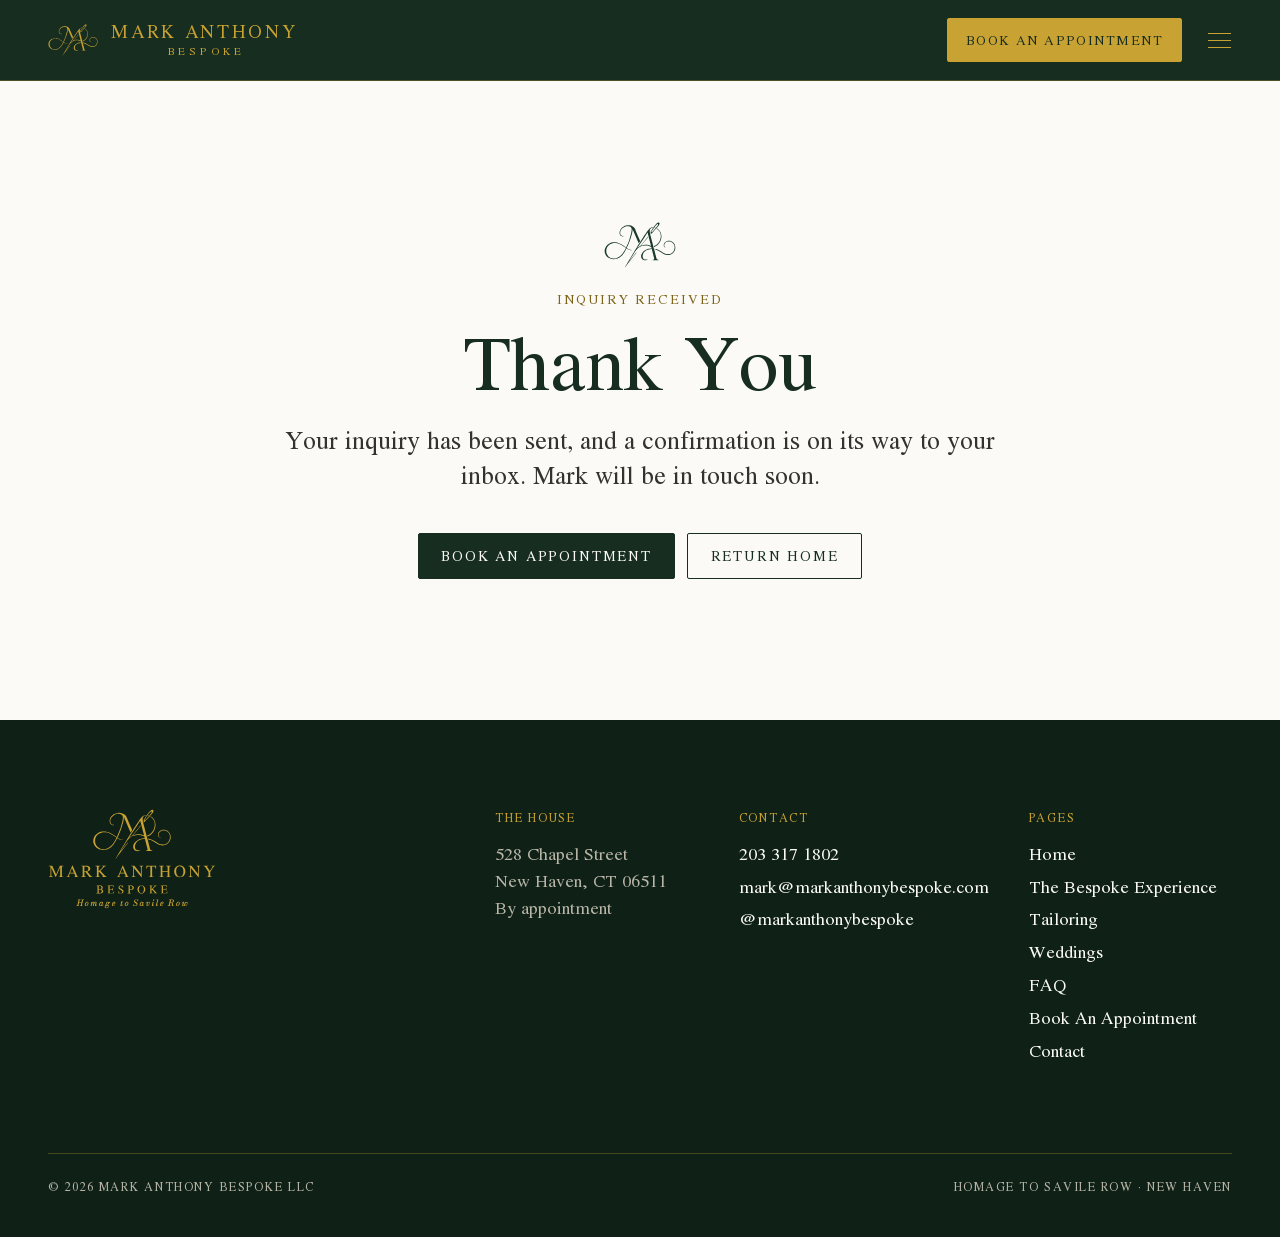
<file: contact/thank-you/index.html>
<!doctype html>
<html lang="en">
<head>
<meta charset="utf-8">
<meta name="viewport" content="width=device-width, initial-scale=1">
<title>Thank You | Mark Anthony Bespoke</title>
<meta name="description" content="Your inquiry to Mark Anthony Bespoke has been sent.">
<meta name="theme-color" content="#162d20"><meta name="robots" content="noindex">
<meta property="og:title" content="Thank You | Mark Anthony Bespoke">
<meta property="og:description" content="Your inquiry to Mark Anthony Bespoke has been sent.">
<meta property="og:type" content="website">
<link rel="icon" href="../../assets/img/favicon.svg" type="image/svg+xml">
<link rel="preload" href="../../assets/fonts/jomolhari-latin.woff2" as="font" type="font/woff2" crossorigin>
<link rel="stylesheet" href="../../assets/css/site.css">
<script src="../../assets/js/site.js" defer></script>
</head>
<body>
<a class="skip" href="#main">Skip to content</a>
<header class="site-header" data-review="S-01">
  <div class="wrap site-header__inner">
    <a class="brand" href="../../">
      <img src="../../assets/img/monogram.svg" alt="" width="50" height="32">
      <span class="brand__word" aria-hidden="true"><span class="brand__name">Mark Anthony</span><span class="brand__sub">Bespoke</span></span>
      <span class="visually-hidden">Mark Anthony Bespoke, home</span>
    </a>
    <a class="btn header-book" href="../../book/">Book an appointment</a>
    <button class="menu-toggle" type="button" aria-expanded="false" aria-controls="menu" aria-label="Open menu"><span></span></button>
  </div>
  <nav class="menu" id="menu" aria-label="Main" hidden>
    <div class="wrap">
      <ul class="menu__links"><li><a href="../../">Home</a></li><li><a href="../../bespoke-experience/">The Bespoke Experience</a></li><li><a href="../../tailoring/">Tailoring</a></li><li><a href="../../weddings/">Weddings</a></li><li><a href="../../book/">Book An Appointment</a></li><li><a href="../../contact/" aria-current="page">Contact</a></li></ul>
    </div>
  </nav>
</header>
<main id="main">
<section class="thanks" data-review="C-03" aria-labelledby="h-thanks">
  <div class="wrap">
    <img src="../../assets/img/monogram-ink.svg" alt="" width="72" height="46">
    <span class="eyebrow">Inquiry received</span>
    <h1 id="h-thanks">Thank You</h1>
    <p class="lede">Your inquiry has been sent, and a confirmation is on its way to your inbox. Mark will be in touch soon.</p>
    <div class="btn-row"><a class="btn" href="../../book/">Book An Appointment</a><a class="btn btn--ghost" href="../../">Return Home</a></div>
  </div>
</section>
</main>

<footer class="site-footer" data-review="S-02">
  <div class="wrap">
    <div class="footer-grid">
      <div><img class="footer-logo" src="../../assets/img/logo-full.svg" alt="Mark Anthony Bespoke, Homage to Savile Row" width="168" height="100"></div>
      <div>
        <p class="footer-h">The house</p>
        <address>528 Chapel Street<br>New Haven, CT 06511</address>
        <p>By appointment</p>
      </div>
      <div>
        <p class="footer-h">Contact</p>
        <ul>
          <li><a href="tel:+12033171802">203 317 1802</a></li>
          <li><a href="mailto:mark@markanthonybespoke.com">mark@markanthonybespoke.com</a></li>
          <li><a href="https://www.instagram.com/markanthonybespoke/" rel="noopener" target="_blank">@markanthonybespoke</a></li>
        </ul>
      </div>
      <div>
        <p class="footer-h">Pages</p>
        <ul><li><a href="../../">Home</a></li><li><a href="../../bespoke-experience/">The Bespoke Experience</a></li><li><a href="../../tailoring/">Tailoring</a></li><li><a href="../../weddings/">Weddings</a></li><li><a href="../../faq/">FAQ</a></li><li><a href="../../book/">Book An Appointment</a></li><li><a href="../../contact/">Contact</a></li></ul>
      </div>
    </div>
    <div class="footer-base"><span>&copy; 2026 Mark Anthony Bespoke LLC</span><span>Homage to Savile Row &middot; New Haven</span></div>
  </div>
</footer>
</body>
</html>
</file>
<file: assets/css/site.css>
/* Mark Anthony Bespoke — site.css (v2)
   Brand colours from the logo SVG: green #162d20, gold #c8a232.
   One typeface throughout: Jomolhari (regular only). No italics.
   Restraint: hairline rules, no shadows, radius ≤ 2px.
   Contrast (measured):
     on --paper #fbfaf7: --ink 14.1:1 · --body 12.2:1 · --muted 5.3:1 · --gold-text 5.4:1 (5.0:1 on --paper-2)
     --gold #c8a232 on paper is 2.3:1 — never text on light backgrounds; rules and ornaments only.
     on --ink: --paper 14.1:1 · --gold 6.1:1 · --muted-dark 7.2:1 */

/* Jomolhari (SIL Open Font License), Latin subset with TrueType hinting removed (its hinting
   renders unevenly on Windows at text sizes). Self-hosted and preloaded so pages open in it. */
@font-face {
  font-family: "Jomolhari";
  font-style: normal;
  font-weight: 400;
  font-display: swap;
  src: url("../fonts/jomolhari-latin.woff2") format("woff2");
  unicode-range: U+0000-00FF, U+0131, U+0152-0153, U+02BB-02BC, U+02C6, U+02DA, U+02DC, U+0304, U+0308, U+0329, U+2000-206F, U+20AC, U+2122, U+2191, U+2193, U+2212, U+2215, U+FEFF, U+FFFD;
}

:root {
  --ink: #162d20;           /* logo green */
  --ink-deep: #0f2117;
  --gold: #c8a232;          /* logo gold */
  --gold-text: #7d6418;     /* same hue, darkened for small text on paper */
  --paper: #fbfaf7;
  --paper-2: #f4f1ea;
  --body: #33322d;
  --muted: #6b695f;
  --muted-dark: #b9b6a8;
  --rule: #e4dfd4;
  --rule-dark: rgba(200, 162, 50, .3);

  --f: "Jomolhari", Georgia, "Times New Roman", serif;

  --measure: 64ch;
  --wrap: 74rem;
  --gutter: clamp(1rem, 4vw, 3rem);
  --space-2: 1rem;
  --space-3: 1.5rem;
  --space-4: 2.5rem;
  --space-5: clamp(3rem, 7vw, 6rem);
  --space-6: clamp(4.5rem, 11vw, 9rem);
  --radius: 2px;
  --ease: cubic-bezier(.2, .7, .2, 1);
  --header-h: 5rem;
}

/* ---------- Reset ---------- */
*, *::before, *::after { box-sizing: border-box; }
html { -webkit-text-size-adjust: 100%; scroll-padding-top: calc(var(--header-h) + 1rem); }
@media (prefers-reduced-motion: no-preference) { html { scroll-behavior: smooth; } }
body {
  margin: 0;
  background: var(--paper);
  color: var(--body);
  font: 400 1.125rem/1.7 var(--f);
  font-kerning: normal;
  font-synthesis: none;
  -webkit-font-smoothing: antialiased;
}
img, svg { display: block; max-width: 100%; height: auto; }
a { color: inherit; }
h1, h2, h3, h4 { margin: 0; font-weight: 400; color: var(--ink); font-family: var(--f); }
p, ul, ol, dl, figure, blockquote { margin: 0; }
em, i, cite { font-style: normal; }

/* ---------- Focus ---------- */
:focus { outline: none; }
:focus-visible { outline: 2px solid var(--gold-text); outline-offset: 3px; border-radius: var(--radius); }
.on-ink :focus-visible, .site-header :focus-visible, .hero :focus-visible, .menu :focus-visible { outline-color: var(--gold); }

.skip {
  position: absolute; left: 1rem; top: -4rem; z-index: 100;
  background: var(--gold); color: var(--ink);
  font: 400 .8125rem/1 var(--f); letter-spacing: .12em; text-transform: uppercase;
  padding: .9rem 1.1rem; text-decoration: none;
}
.skip:focus { top: 1rem; }
.visually-hidden {
  position: absolute !important; width: 1px; height: 1px; overflow: hidden;
  clip: rect(0 0 0 0); white-space: nowrap;
}

/* ---------- Type ---------- */
h1 { font-size: clamp(2.4rem, 5.6vw, 4.4rem); line-height: 1.08; letter-spacing: -.005em; }
h2, .h2 { font-size: clamp(1.8rem, 3.6vw, 2.7rem); line-height: 1.15; }
h3, .h3 { font-size: clamp(1.3rem, 2.1vw, 1.55rem); line-height: 1.3; }

/* The all-caps label style: eyebrows, buttons, small labels */
.caps, .eyebrow, .btn, .link, .card__meta, .step__num, .appt__dur, .expect dt, .footer-h {
  font-family: var(--f); font-weight: 400; text-transform: uppercase; letter-spacing: .16em;
}
.eyebrow { display: block; font-size: .75rem; line-height: 1.3; color: var(--gold-text); margin-bottom: var(--space-2); }
.on-ink .eyebrow { color: var(--gold); }
.lede { font-size: clamp(1.2rem, 1.9vw, 1.4rem); line-height: 1.55; max-width: 34em; }
.prose { max-width: var(--measure); }
.prose > * + * { margin-top: 1.1em; }
.muted { color: var(--muted); }
.small { font-size: 1rem; }

.tk {
  font: 400 .8125rem/1.4 var(--f); letter-spacing: .02em;
  background: #f6eed9; color: #5d4a22; padding: .1em .4em; border-radius: var(--radius);
}
.on-ink .tk { background: rgba(200,162,50,.18); color: var(--paper); }

/* ---------- Layout ---------- */
.wrap { width: min(100% - 2 * var(--gutter), var(--wrap)); margin-inline: auto; }
.section { padding-block: var(--space-6); }
.section + .section { border-top: 1px solid var(--rule); }
.on-ink { background: var(--ink); color: var(--paper); }
.on-ink h1, .on-ink h2, .on-ink h3 { color: var(--paper); }
.on-ink .muted { color: var(--muted-dark); }
.on-paper2 { background: var(--paper-2); }
.section.on-ink + .section, .section + .section.on-ink, .section.on-paper2 + .section, .section + .section.on-paper2 { border-top: 0; }

.split { display: grid; gap: var(--space-4); }
@media (min-width: 56rem) {
  .split { grid-template-columns: 5fr 7fr; gap: var(--space-5); align-items: start; }
  .split--rev { grid-template-columns: 7fr 5fr; align-items: center; }
  .split--rev > :first-child { order: 2; }
}
.section-head { max-width: 42rem; margin-bottom: var(--space-4); }
.section-head p { margin-top: var(--space-2); }

/* ---------- Buttons & links ---------- */
.btn {
  display: inline-flex; align-items: center; justify-content: center;
  min-height: 2.875rem; padding: .85rem 1.4rem .75rem;
  font-size: .8125rem; line-height: 1.1; letter-spacing: .14em;
  text-decoration: none; text-align: center;
  border: 1px solid var(--ink); border-radius: var(--radius);
  background: var(--ink); color: var(--paper); cursor: pointer;
  transition: background-color .25s var(--ease), color .25s var(--ease), border-color .25s var(--ease);
}
.btn:hover { background: var(--ink-deep); }
.btn--ghost { background: transparent; color: var(--ink); }
.btn--ghost:hover { background: var(--ink); color: var(--paper); }
.on-ink .btn, .hero .btn, .site-header .btn { background: var(--gold); color: var(--ink); border-color: var(--gold); }
.on-ink .btn:hover, .hero .btn:hover, .site-header .btn:hover { background: #d8b648; border-color: #d8b648; }
.btn-row { display: flex; flex-wrap: wrap; gap: .75rem; margin-top: var(--space-4); }

.link {
  font-size: .8125rem; line-height: 1.3; letter-spacing: .14em;
  text-decoration: none; color: var(--ink);
  display: inline-flex; align-items: center; gap: .6em; padding-block: .8rem;
  background: linear-gradient(currentColor, currentColor) 0 calc(100% - .55rem) / 0 1px no-repeat;
  transition: background-size .35s var(--ease);
}
.link::after { content: "\203A"; letter-spacing: 0; transition: transform .35s var(--ease); }
.link:hover { background-size: 100% 1px; }
.link:hover::after { transform: translateX(3px); }
.on-ink .link { color: var(--paper); }
.prose a, .text-link { color: var(--ink); text-decoration-color: var(--gold); text-decoration-thickness: 1px; text-underline-offset: .2em; }
.prose a:hover, .text-link:hover { text-decoration-color: var(--ink); }
.on-ink .prose a, .on-ink .text-link { color: var(--paper); }

/* ---------- Header (dark, gold brand) ---------- */
.site-header { position: sticky; top: 0; z-index: 50; background: var(--ink); border-bottom: 1px solid var(--rule-dark); }
.site-header__inner { display: flex; align-items: center; gap: 1rem; height: var(--header-h); }
.brand { display: flex; align-items: center; gap: .85rem; text-decoration: none; color: var(--gold); margin-right: auto; min-height: 44px; }
.brand img { width: 3.1rem; height: auto; }
.brand__word { display: flex; flex-direction: column; align-items: center; line-height: 1; }
.brand__name { font: 400 1.05rem/1 var(--f); letter-spacing: .16em; text-transform: uppercase; }
.brand__sub { font: 400 .62rem/1 var(--f); letter-spacing: .38em; text-transform: uppercase; margin-top: .45rem; padding-left: .38em; }
.header-book { padding: .75rem 1.1rem .65rem; min-height: 2.75rem; font-size: .75rem; letter-spacing: .12em; white-space: nowrap; }
.header-book[aria-current="page"] { background: transparent !important; color: var(--gold) !important; }

.menu-toggle {
  display: inline-flex; align-items: center; justify-content: center;
  width: 2.75rem; height: 2.75rem; padding: 0; margin-right: -.6rem;
  background: none; border: 0; color: var(--gold); cursor: pointer;
}
.menu-toggle span, .menu-toggle span::before, .menu-toggle span::after {
  display: block; width: 1.4rem; height: 1px; background: currentColor; position: relative;
  transition: transform .3s var(--ease), background-color .2s;
}
.menu-toggle span::before, .menu-toggle span::after { content: ""; position: absolute; left: 0; }
.menu-toggle span::before { top: -7px; }
.menu-toggle span::after { top: 7px; }
.menu-toggle[aria-expanded="true"] span { background: transparent; }
.menu-toggle[aria-expanded="true"] span::before { transform: translateY(7px) rotate(45deg); }
.menu-toggle[aria-expanded="true"] span::after { transform: translateY(-7px) rotate(-45deg); }

.menu { background: var(--ink); border-top: 1px solid var(--rule-dark); color: var(--paper); padding: 1rem 0 2rem; }
.menu[hidden] { display: none; }
.menu ul { list-style: none; margin: 0; padding: 0; }
.menu__links a {
  display: block; padding: 1rem 0; border-bottom: 1px solid var(--rule-dark);
  font: 400 1.6rem/1.2 var(--f); color: var(--paper); text-decoration: none;
  transition: color .2s;
}
.menu__links a:hover, .menu__links a[aria-current="page"] { color: var(--gold); }
.menu__meta { display: flex; flex-wrap: wrap; gap: .5rem 2rem; margin-top: 1.5rem; font-size: 1rem; color: var(--muted-dark); }
.menu__meta a { color: var(--paper); text-decoration: none; }
.menu__meta a:hover { color: var(--gold); }
@media (min-width: 48rem) { .menu__links { columns: 2; column-gap: 4rem; } .menu__links li { break-inside: avoid; } }

@media (max-width: 34rem) {
  .brand__word { display: none; }
  .header-book { padding-inline: .8rem; letter-spacing: .08em; }
}

/* ---------- Hero (full width, text over image) ---------- */
.hero { position: relative; color: var(--paper); background: var(--ink); overflow: hidden; }
.hero__media { position: absolute; inset: 0; }
.hero__media img { width: 100%; height: 100%; object-fit: cover; object-position: center 35%; }
.hero__media::after {
  content: ""; position: absolute; inset: 0;
  background: linear-gradient(to right, rgba(22,45,32,.88) 0%, rgba(22,45,32,.66) 48%, rgba(22,45,32,.18) 100%); /* legibility scrim over photography */
}
@media (max-width: 47.99rem) {
  .hero__media::after { background: linear-gradient(to top, rgba(22,45,32,.92) 0%, rgba(22,45,32,.7) 55%, rgba(22,45,32,.45) 100%); }
}
.hero__inner { position: relative; display: flex; flex-direction: column; justify-content: flex-end; min-height: min(46rem, calc(100svh - var(--header-h))); padding-block: var(--space-5); }
@media (min-width: 48rem) { .hero__inner { justify-content: center; } }
.hero h1 { color: var(--paper); max-width: 12em; }
.hero .lede { margin-top: var(--space-3); color: rgba(251,250,247,.9); max-width: 30em; }

/* Placeholder for photography not yet taken */
.ph {
  position: relative; width: 100%; height: 100%;
  display: grid; place-items: center; text-align: center;
  background: var(--paper-2); color: var(--muted); border: 1px solid var(--rule); padding: 1.5rem;
}
.ph::before { content: ""; position: absolute; inset: .75rem; border: 1px solid var(--rule); pointer-events: none; }
.ph span { font: 400 .6875rem/1.7 var(--f); letter-spacing: .16em; text-transform: uppercase; max-width: 22em; position: relative; }
.ratio .ph img, .ph span img { width: 3.25rem; height: auto; margin: 0 auto .9rem; opacity: .55; object-fit: contain; }
.ratio { position: relative; }
.ratio > * { position: absolute; inset: 0; }
.ratio--4x5 { aspect-ratio: 4 / 5; }
.ratio--3x2 { aspect-ratio: 3 / 2; }
.ratio--4x3 { aspect-ratio: 4 / 3; }
.ratio img { width: 100%; height: 100%; object-fit: cover; }

.statement { font-size: clamp(1.7rem, 3.4vw, 2.5rem); line-height: 1.25; color: var(--ink); max-width: 22em; }

/* ---------- Process steps (I–V) ---------- */
.steps { list-style: none; margin: 0; padding: 0; display: grid; }
.step { position: relative; padding: 1.4rem 0 1.4rem 2rem; border-left: 1px solid var(--rule); }
.step::before {
  content: ""; position: absolute; left: -5px; top: 1.75rem; width: 9px; height: 9px; border-radius: 50%;
  background: var(--ink); border: 1px solid var(--ink);
}
.step__num { font-size: .8125rem; color: var(--gold-text); }
.step__title { font-size: 1.4rem; line-height: 1.25; color: var(--ink); margin-top: .35rem; }
.step__body { margin-top: .5rem; font-size: 1.02rem; }
@media (min-width: 56rem) {
  .steps--row { grid-template-columns: repeat(5, 1fr); }
  .steps--row .step { border-left: 0; border-top: 1px solid var(--rule); padding: 2rem 1.5rem 0 0; }
  .steps--row .step::before { left: 0; top: -5px; }
}
.steps--full .step { padding-bottom: var(--space-4); }
.steps--full .step:last-child { padding-bottom: 0; }
.steps--full .step__body { max-width: 40rem; }
.step__gap {
  margin-top: 1.25rem; font-size: .9375rem; color: var(--gold-text);
  display: flex; align-items: center; gap: .75rem;
}
.step__gap::before { content: ""; width: 1.5rem; height: 1px; background: var(--gold); flex: none; }

/* ---------- Cards ---------- */
.cards { display: grid; gap: var(--space-4) var(--space-3); }
@media (min-width: 40rem) { .cards--3, .cards--5 { grid-template-columns: repeat(2, 1fr); } }
@media (min-width: 56rem) {
  .cards--3 { grid-template-columns: repeat(3, 1fr); }
  .cards--5 { grid-template-columns: repeat(5, 1fr); }
}
@media (max-width: 39.99rem) { .cards--tiles { grid-template-columns: repeat(2, 1fr); gap: var(--space-3) 1rem; } }
.card { display: flex; flex-direction: column; gap: .75rem; }
.card--rule { padding-top: var(--space-3); border-top: 1px solid var(--rule); }
.card__meta { font-size: .75rem; color: var(--gold-text); }
.card h3 { font-size: 1.3rem; }
.card p { font-size: 1.02rem; }

/* Appointment cards / picker */
.appts { display: grid; gap: 1px; background: var(--rule); border: 1px solid var(--rule); }
@media (min-width: 48rem) { .appts { grid-template-columns: repeat(2, 1fr); } }
.appt {
  background: var(--paper); padding: var(--space-4) var(--space-3);
  display: flex; flex-direction: column; gap: .8rem; text-align: left; color: var(--body);
  text-decoration: none; border: 0; font: inherit; width: 100%;
  scroll-margin-top: calc(var(--header-h) + 1rem);
}
.appt h3 { font-size: 1.55rem; }
.appt__dur { font-size: .75rem; color: var(--gold-text); }
.appt p { font-size: 1.02rem; }
.appt .btn { margin-top: auto; align-self: flex-start; }
a.appt, button.appt { cursor: pointer; transition: background-color .25s var(--ease), color .25s var(--ease); }
a.appt:hover { background: var(--paper-2); }
.appt[aria-current="true"] { background: var(--ink); color: var(--paper); }
.appt[aria-current="true"] h3 { color: var(--paper); }
.appt[aria-current="true"] .appt__dur { color: var(--gold); }
.appt__check { margin-top: auto; font-size: .75rem; letter-spacing: .16em; text-transform: uppercase; color: var(--gold-text); }
.appt[aria-current="true"] .appt__check { color: var(--gold); }

/* ---------- Book page ---------- */
.book-hero { padding-block: var(--space-5) var(--space-4); }
.step-h { font-size: .8125rem; color: var(--gold-text); margin: var(--space-5) 0 var(--space-2); letter-spacing: .16em; text-transform: uppercase; }
#h-select { margin-top: 0; }

.expect { display: grid; gap: 0; border-top: 1px solid var(--rule); }
@media (min-width: 48rem) { .expect { grid-template-columns: repeat(2, 1fr); } }
@media (min-width: 72rem) { .expect { grid-template-columns: repeat(4, 1fr); } }
.expect > div { padding: 1.25rem 0; border-bottom: 1px solid var(--rule); }
@media (min-width: 48rem) {
  .expect > div { padding-right: 1.5rem; }
  .expect > div:nth-child(even) { padding-left: 1.5rem; border-left: 1px solid var(--rule); }
}
@media (min-width: 72rem) { .expect > div + div { padding-left: 1.5rem; border-left: 1px solid var(--rule); } }
.expect dt { font-size: .75rem; color: var(--gold-text); margin-bottom: .5rem; }
.expect dd { margin: 0; font-size: 1.02rem; }

.book-grid { display: grid; gap: var(--space-4); }
@media (min-width: 64rem) { .book-grid { grid-template-columns: 2fr 1fr; align-items: start; } }

.scheduler { border: 1px solid var(--ink); border-radius: var(--radius); background: #fff; }
.scheduler__bar { display: flex; flex-wrap: wrap; align-items: center; justify-content: space-between; gap: .5rem 1rem; padding: 1rem 1.25rem; background: var(--ink); color: var(--paper); }
.scheduler__title { font-size: 1.15rem; color: var(--paper); }
.scheduler__meta { font-size: .75rem; letter-spacing: .14em; text-transform: uppercase; color: var(--gold); }
.scheduler__frame { position: relative; min-height: 1100px; /* reserved: Acuity's mobile layout runs ~1000–1100px */ }
@media (min-width: 48rem) { .scheduler__frame { min-height: 900px; } }
.scheduler__frame iframe { display: block; width: 100%; height: 1100px; border: 0; }
@media (min-width: 48rem) { .scheduler__frame iframe { height: 900px; } }
.scheduler__loading {
  position: absolute; inset: 0; display: grid; justify-items: center; align-content: start; gap: 1rem;
  padding: 6rem 2rem 2rem; text-align: center; color: var(--muted); background: var(--paper);
}
.scheduler__loading img { width: 3.5rem; opacity: .6; }
.scheduler__loading p { font-size: .8125rem; line-height: 1.7; letter-spacing: .12em; text-transform: uppercase; max-width: 26rem; }
.scheduler.is-loaded .scheduler__loading { display: none; }
.scheduler__foot { display: flex; flex-wrap: wrap; gap: .5rem 1.5rem; justify-content: space-between; align-items: center; padding: 1rem 1.25rem; border-top: 1px solid var(--rule); background: var(--paper); font-size: 1rem; }

.location { border: 1px solid var(--rule); background: var(--paper); }
.location__map { aspect-ratio: 4 / 3; background: var(--paper-2); border-block: 1px solid var(--rule); }
.location__map iframe { display: block; width: 100%; height: 100%; border: 0; }
.location__body { padding: 1.5rem; }
.location__body h3 { font-size: 1.3rem; margin-bottom: .75rem; }
.location__body p + p { margin-top: .75rem; }

/* ---------- Closing booking block ---------- */
.closing { background: var(--ink); color: var(--paper); text-align: center; padding-block: var(--space-6); }
.closing img { width: 4.5rem; margin: 0 auto var(--space-3); }
.closing h2 { color: var(--paper); }
.closing .btn-row { justify-content: center; }

/* ---------- Footer ---------- */
.site-footer { background: var(--ink-deep); color: var(--muted-dark); padding-block: var(--space-5) var(--space-4); font-size: 1rem; }
.site-footer a { color: var(--paper); text-decoration: none; }
.site-footer a:hover { color: var(--gold); }
.footer-grid { display: grid; gap: var(--space-4); }
@media (min-width: 48rem) { .footer-grid { grid-template-columns: 2fr 1fr 1fr 1fr; } }
.footer-logo { width: 10.5rem; }
.footer-h { font-size: .6875rem; color: var(--gold); margin-bottom: .75rem; }
.site-footer ul { list-style: none; padding: 0; margin: 0; }
.site-footer li + li { margin-top: .35rem; }
.site-footer address { font-style: normal; }
.footer-base {
  margin-top: var(--space-5); padding-top: var(--space-3); border-top: 1px solid var(--rule-dark);
  display: flex; flex-wrap: wrap; gap: .5rem 2rem; justify-content: space-between;
  font-size: .6875rem; letter-spacing: .14em; text-transform: uppercase;
}

/* ---------- Misc ---------- */
.page-head { padding-block: var(--space-5); border-bottom: 1px solid var(--rule); }
.page-head .lede { margin-top: var(--space-3); }
.list-plain { list-style: none; padding: 0; margin: 0; }
.list-rule li { padding: .8rem 0; border-bottom: 1px solid var(--rule); }
.list-rule li:first-child { border-top: 1px solid var(--rule); }
.cloth-list { columns: 2; column-gap: 2rem; }
.cloth-list li { break-inside: avoid; }
.callout { border-left: 1px solid var(--gold); padding: .25rem 0 .25rem 1.5rem; }
.callout p + p { margin-top: .75rem; }
.quote { border-left: 1px solid var(--gold); padding-left: 1.5rem; }
.quote p + p { margin-top: 1em; }

/* ---------- Reveal (progressive; content visible without JS) ---------- */
@media (prefers-reduced-motion: no-preference) {
  .js .reveal { opacity: 0; transform: translateY(14px); transition: opacity .9s var(--ease), transform .9s var(--ease); }
  .js .reveal.is-in { opacity: 1; transform: none; }
}
@media (prefers-reduced-motion: reduce) {
  *, *::before, *::after { transition-duration: .01ms !important; animation-duration: .01ms !important; }
}
@media print { .site-header, .closing, .scheduler, .location__map { display: none; } }

/* ---------- Review mode (?review=1) — tags match the feedback doc; invisible otherwise ---------- */
.review [data-review]:not(.site-header) { position: relative; }
.review [data-review] { outline: 1px dashed rgba(125, 100, 24, .6); outline-offset: -1px; }
.review [data-review]::after {
  content: attr(data-review);
  position: absolute; top: .5rem; right: .5rem; z-index: 45;
  font: 400 .75rem/1 var(--f); letter-spacing: .08em;
  background: var(--gold-text); color: #fff; padding: .45rem .55rem .35rem; border-radius: var(--radius);
  pointer-events: none;
}
.review .site-header[data-review]::after { top: auto; bottom: -1.9rem; }
.review-badge {
  position: fixed; left: 1rem; bottom: 1rem; z-index: 60;
  font: 400 .8125rem/1.3 var(--f); background: var(--ink); color: var(--paper);
  padding: .6rem .8rem; border-radius: var(--radius); border: 1px solid var(--rule-dark);
}

/* ---------- Silent loop video (home, The Standard) ---------- */
@media (min-width: 56rem) { .split--media { grid-template-columns: 5fr 7fr; align-items: center; } }
.loop { position: relative; margin: 0; aspect-ratio: 4 / 5; background: var(--paper-2); overflow: hidden; max-width: 30rem; }
.loop video { display: block; width: 100%; height: 100%; object-fit: cover; }
.loop__toggle {
  position: absolute; right: .75rem; bottom: .75rem; width: 2.75rem; height: 2.75rem;
  display: grid; place-items: center; padding: 0; cursor: pointer;
  background: rgba(22,45,32,.72); border: 1px solid var(--rule-dark); border-radius: var(--radius); color: var(--paper);
}
.loop__toggle span { width: 10px; height: 12px; border-inline: 3px solid currentColor; }              /* pause icon */
.loop__toggle.is-paused span { width: 0; height: 0; border: 0; border-left: 11px solid currentColor;   /* play icon */
  border-block: 7px solid transparent; margin-left: 3px; }
.portrait { margin: 0; }
.portrait figcaption { margin-top: .5rem; font-size: .8125rem; color: var(--muted); }

/* ---------- Round 2 ---------- */
/* Header spans the full width on every device: logo flush left, controls flush right */
.site-header__inner { width: calc(100% - 2 * var(--gutter)); max-width: none; }

/* Book page: calendar and location card side by side at the same height */
@media (min-width: 64rem) {
  .book-grid { grid-template-columns: 1fr 1fr; align-items: stretch; }
  .location { display: flex; flex-direction: column; }
  .location__map { flex: 1; aspect-ratio: auto; min-height: 16rem; }
}

/* Price list */
.prices { margin: var(--space-3) 0 0; border-top: 1px solid var(--rule); }
.prices > div { display: flex; justify-content: space-between; gap: 1rem; padding: .8rem 0; border-bottom: 1px solid var(--rule); }
.prices dt { color: var(--ink); }
.prices dd { margin: 0; color: var(--body); white-space: nowrap; }

/* FAQ */
.faq-group { max-width: 52rem; }
.faq-group + .faq-group { margin-top: var(--space-5); }
.faq-group__title { margin-bottom: var(--space-2); }
.faq { border-top: 1px solid var(--rule); }
.faq:last-child { border-bottom: 1px solid var(--rule); }
.faq summary {
  list-style: none; cursor: pointer; padding: 1.1rem 2.5rem 1.1rem 0; position: relative;
  font-size: 1.15rem; color: var(--ink);
}
.faq summary::-webkit-details-marker { display: none; }
.faq summary::after { content: "+"; position: absolute; right: .25rem; top: 50%; transform: translateY(-50%); font-size: 1.5rem; color: var(--gold-text); }
.faq[open] summary::after { content: "\2212"; }
.faq p { padding: 0 0 1.25rem; max-width: var(--measure); }

/* Contact form */
.inquiry { display: grid; gap: 1.25rem; max-width: 36rem; }
.field label { display: block; font-size: .75rem; letter-spacing: .16em; text-transform: uppercase; color: var(--gold-text); margin-bottom: .4rem; }
.field input, .field textarea {
  width: 100%; font: inherit; color: var(--body); background: #fff;
  border: 1px solid var(--rule); border-radius: var(--radius); padding: .8rem .9rem;
}
.field input:focus-visible, .field textarea:focus-visible { outline: 2px solid var(--gold-text); outline-offset: 1px; border-color: var(--ink); }
.field textarea { resize: vertical; min-height: 9rem; }
.inquiry .btn { justify-self: start; }
.hp { position: absolute !important; left: -9999px; width: 1px; height: 1px; overflow: hidden; }
.form-sent { border-left: 1px solid var(--gold); padding: .25rem 0 .25rem 1.5rem; }
.form-sent p { margin-top: .5rem; }
.contact-direct p + p { margin-top: 1rem; }

/* Anything marked hidden stays hidden, whatever layout rule it also has */
[hidden] { display: none !important; }

/* Inquiry confirmation page */
.thanks { padding-block: var(--space-6); text-align: center; }
.thanks img { margin: 0 auto var(--space-3); width: 4.5rem; }
.thanks .lede { margin: var(--space-3) auto 0; }
.thanks .btn-row { justify-content: center; }
</file>
